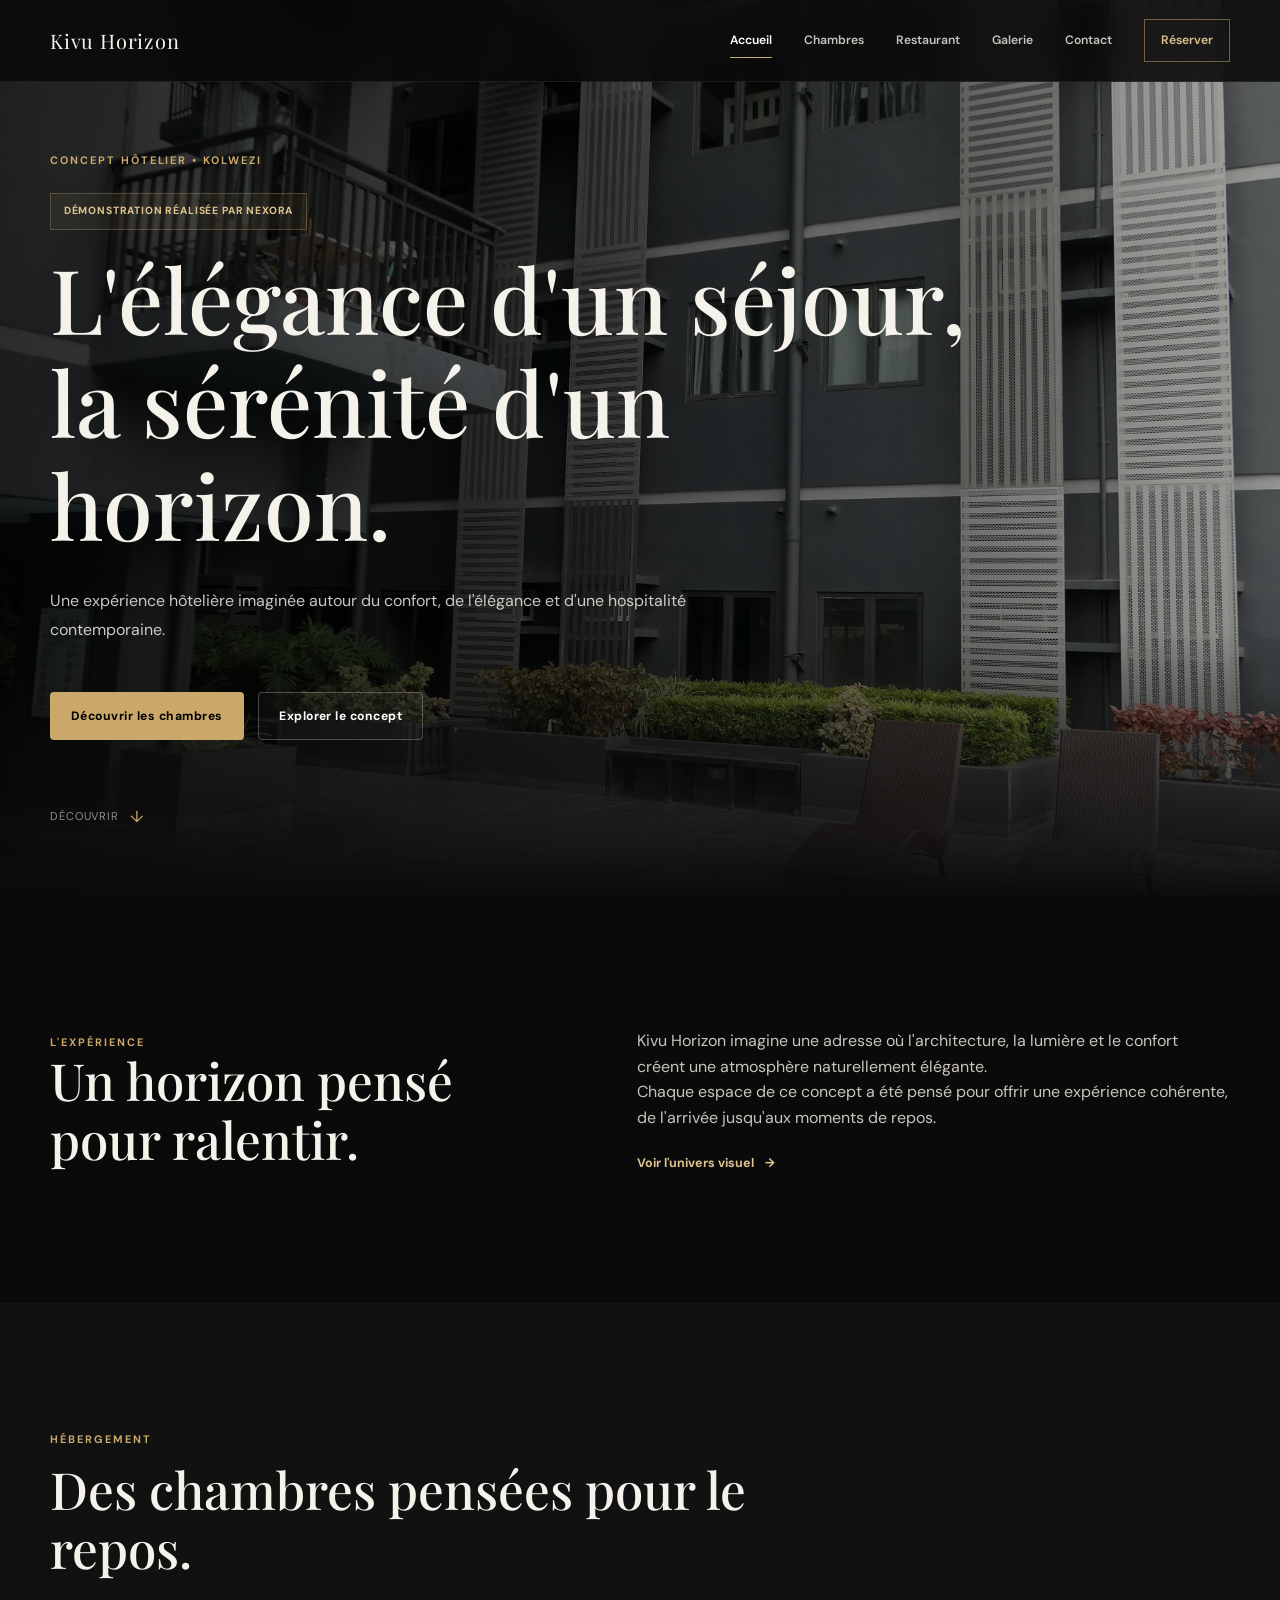
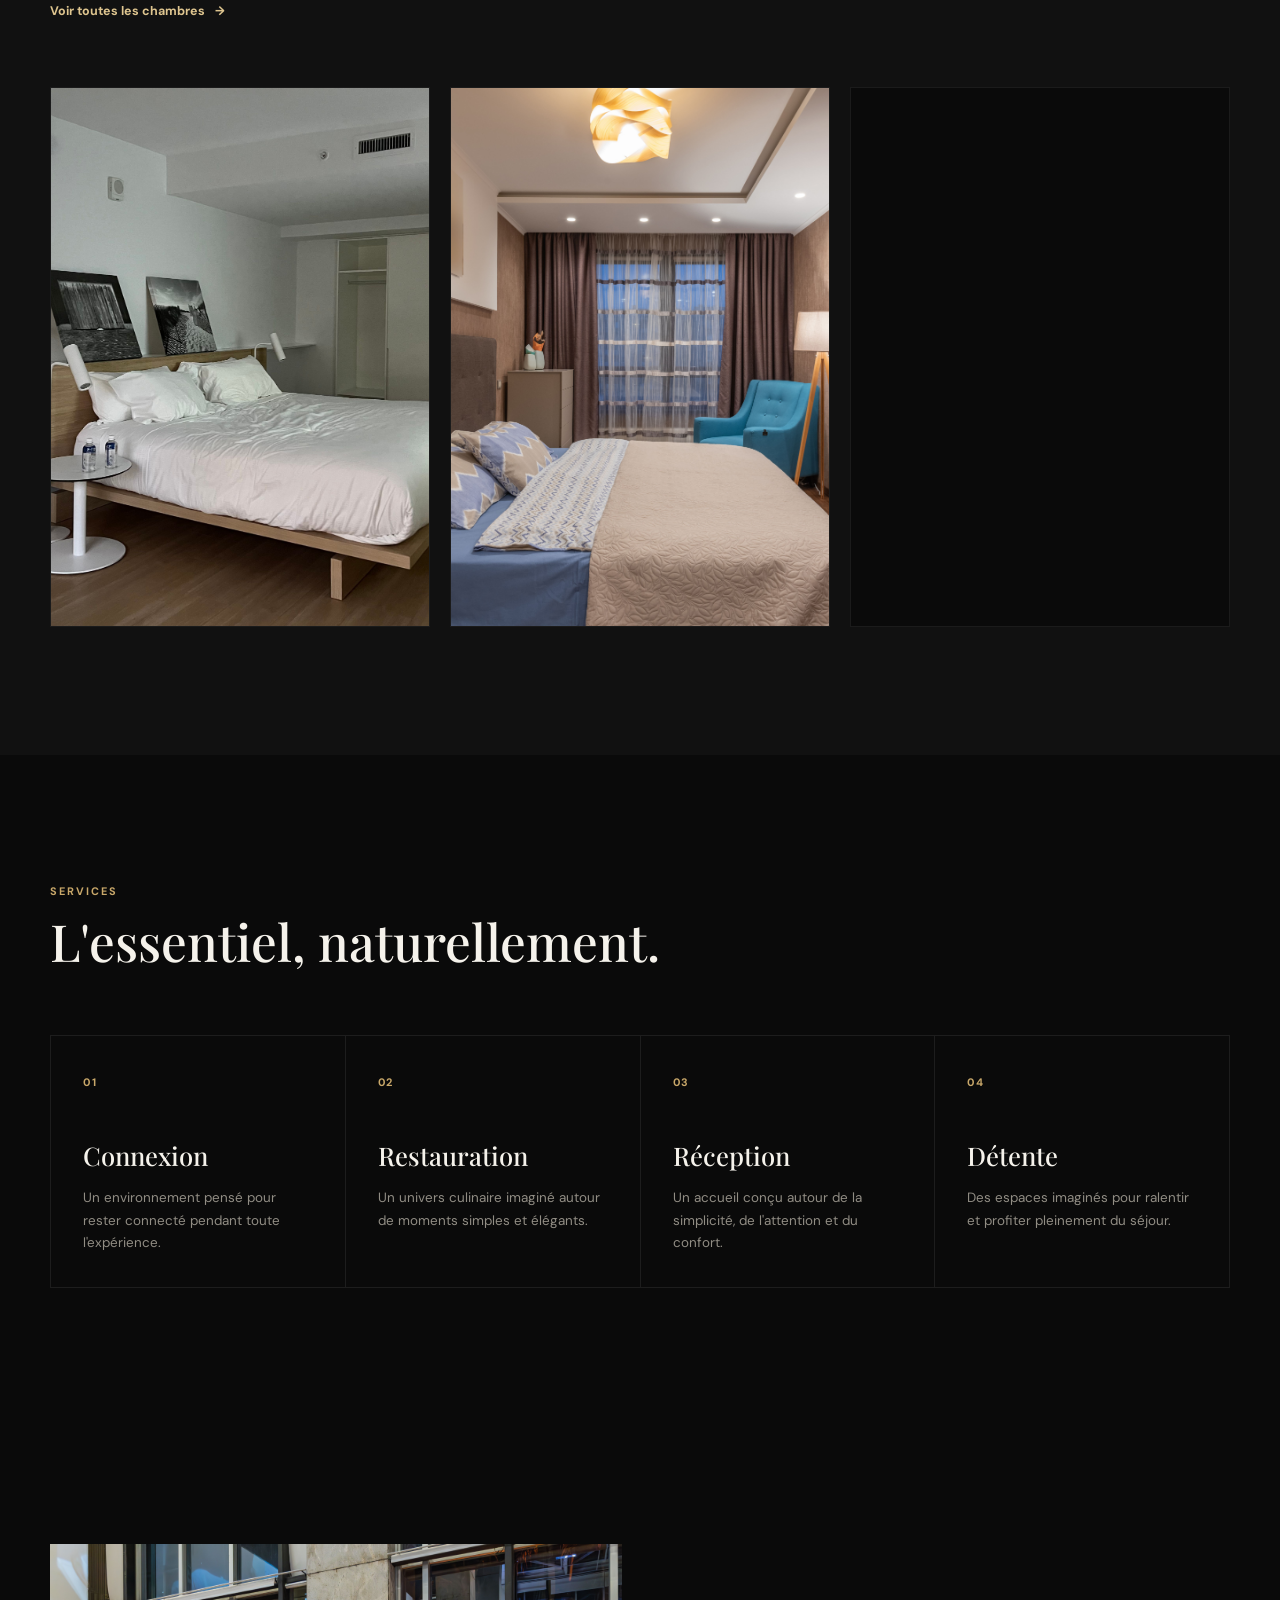
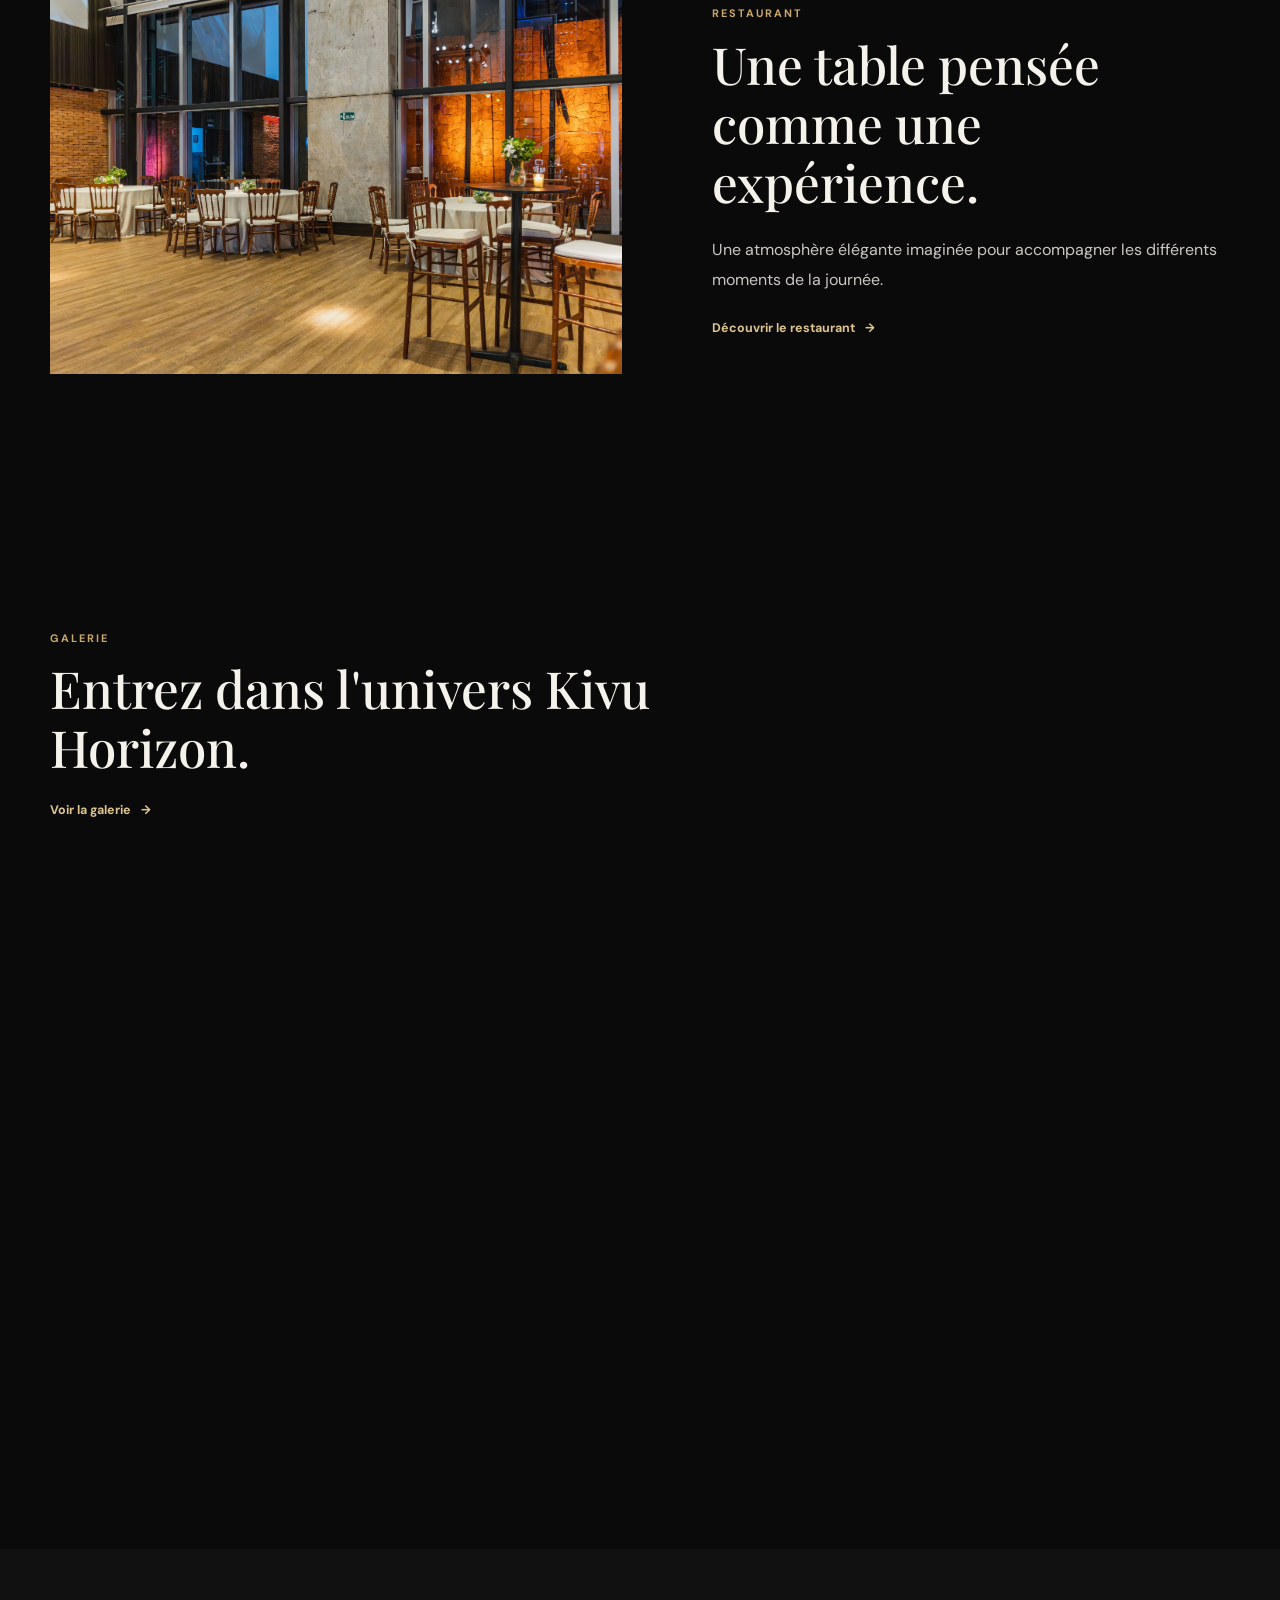
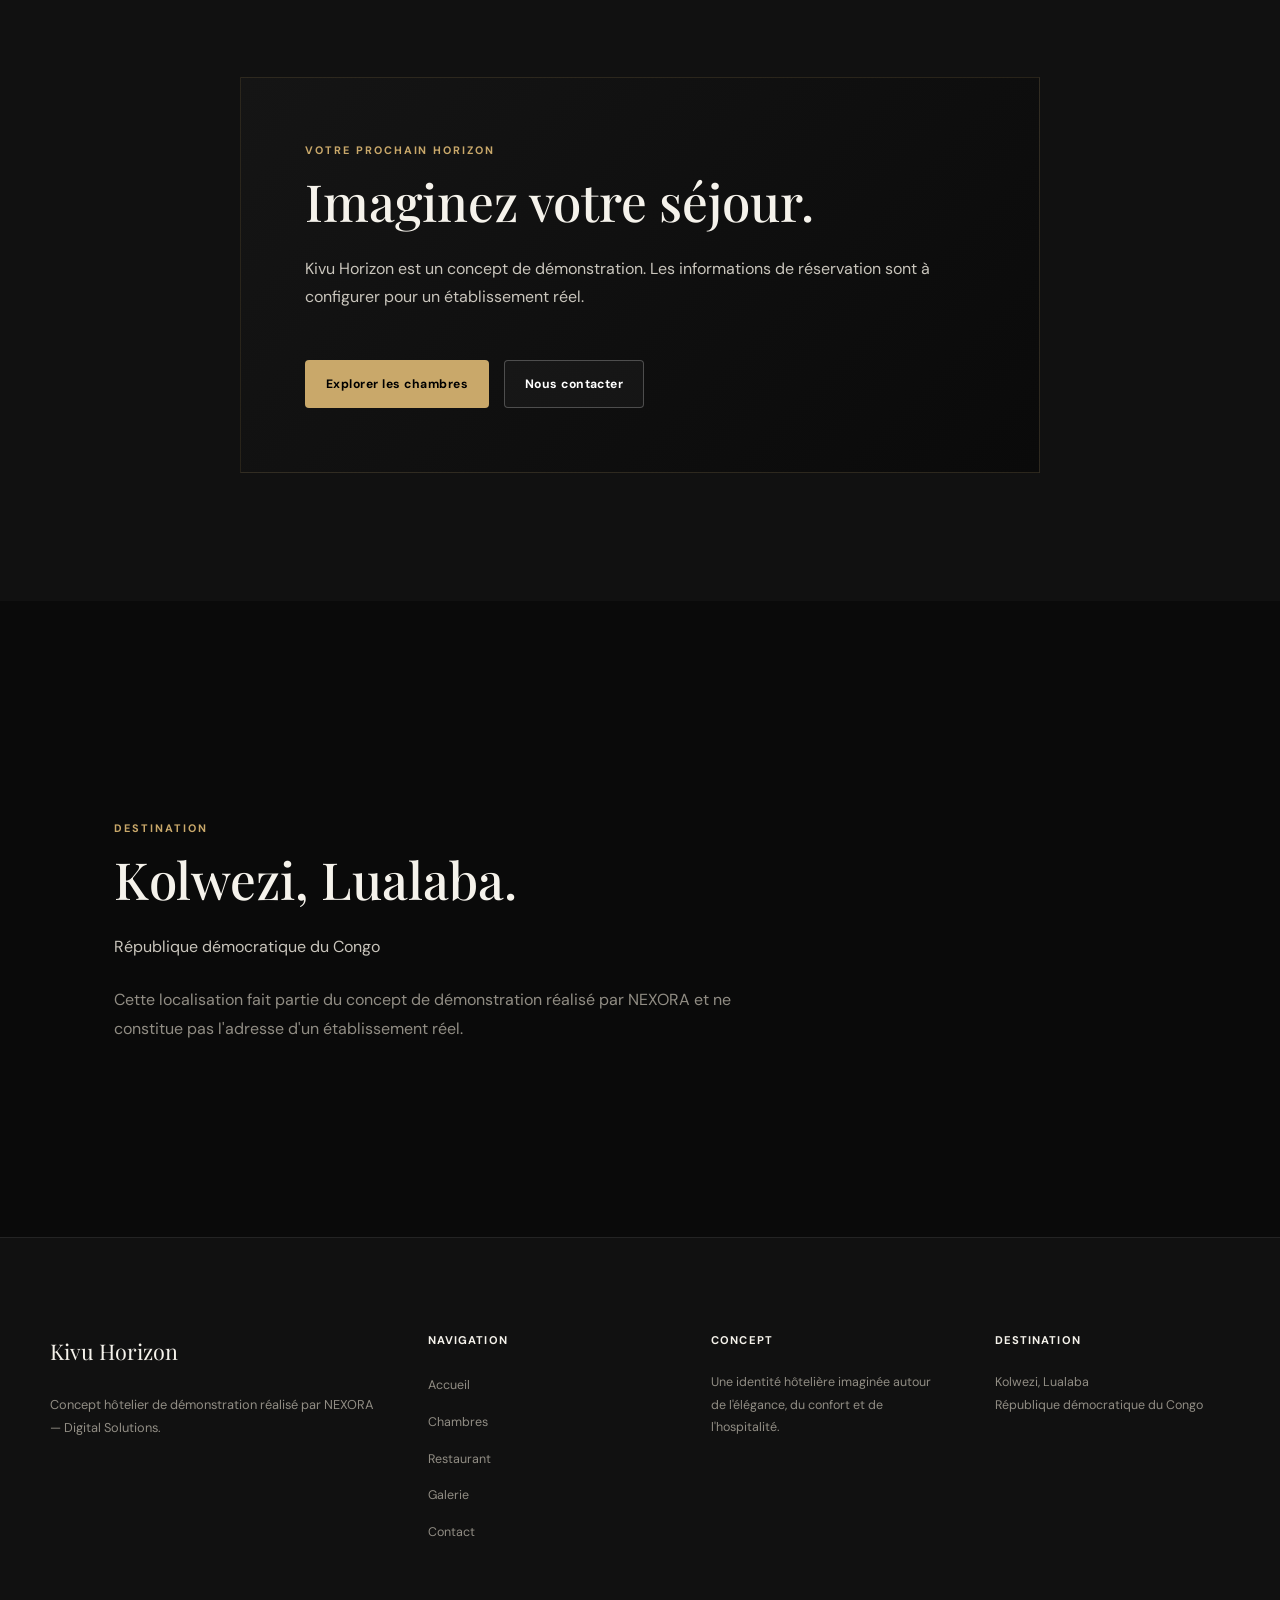
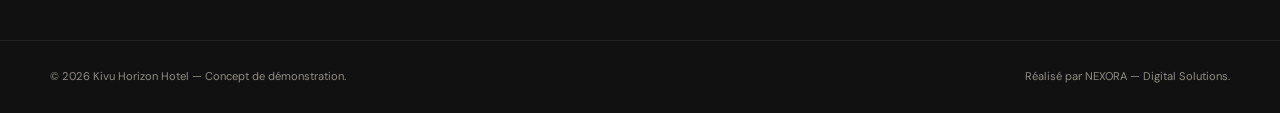
<file: index.html>
<!DOCTYPE html>
<html lang="fr">

<head>

  <meta charset="UTF-8">

  <meta
    name="viewport"
    content="width=device-width, initial-scale=1.0"
  >

  <meta
    name="description"
    content="Kivu Horizon Hotel — Concept hôtelier de démonstration imaginé par NEXORA à Kolwezi, Lualaba, République démocratique du Congo."
  >

  <meta
    name="robots"
    content="index, follow"
  >

  <meta
    name="author"
    content="NEXORA — Digital Solutions"
  >

  <meta
    name="theme-color"
    content="#0a0a0a"
  >

  <meta
    name="referrer"
    content="strict-origin-when-cross-origin"
  >


  <!-- =====================================================
       OPEN GRAPH
       ===================================================== -->

  <meta
    property="og:title"
    content="Kivu Horizon Hotel — Élégance & Hospitalité"
  >

  <meta
    property="og:description"
    content="Concept hôtelier de démonstration imaginé par NEXORA."
  >

  <meta
    property="og:type"
    content="website"
  >
<link
  rel="canonical"
  href="https://kivu-horizon-hotel.eliendala50.workers.dev/"
>

<meta
  property="og:url"
  content="https://kivu-horizon-hotel.eliendala50.workers.dev/"
>

<meta
  property="og:image"
  content="https://kivu-horizon-hotel.eliendala50.workers.dev/images/hero-hotel.jpg"
>

<meta
  name="twitter:image"
  content="https://kivu-horizon-hotel.eliendala50.workers.dev/images/hero-hotel.jpg"
>

  <!-- =====================================================
       TWITTER / X
       ===================================================== -->

  <meta
    name="twitter:card"
    content="summary_large_image"
  >

  <meta
    name="twitter:title"
    content="Kivu Horizon Hotel — Élégance & Hospitalité"
  >

  <meta
    name="twitter:description"
    content="Concept hôtelier de démonstration imaginé par NEXORA."
  >


  <!-- =====================================================
       ICÔNES
       ===================================================== -->

  <link
    rel="icon"
    href="favicon.ico"
    sizes="any"
  >

  <link
    rel="icon"
    type="image/png"
    sizes="192x192"
    href="icon-192.png"
  >

  <link
    rel="apple-touch-icon"
    href="apple-touch-icon.png"
  >


  <!-- =====================================================
       FONTS
       ===================================================== -->

  <link
    rel="preconnect"
    href="https://fonts.googleapis.com"
  >

  <link
    rel="preconnect"
    href="https://fonts.gstatic.com"
    crossorigin
  >

  <link
    href="https://fonts.googleapis.com/css2?family=DM+Sans:wght@400;500;600;700&family=Playfair+Display:wght@400;500;600&display=swap"
    rel="stylesheet"
  >


  <!-- =====================================================
       CSS
       ===================================================== -->

  <link
    rel="stylesheet"
    href="css/style.css"
  >


  <title>
    Kivu Horizon Hotel — Élégance & Hospitalité
  </title>


  <!-- =====================================================
       STRUCTURED DATA
       ===================================================== -->

  <script type="application/ld+json">
  {
    "@context": "https://schema.org",
    "@type": "WebSite",
    "name": "Kivu Horizon Hotel",
    "description": "Concept hôtelier de démonstration imaginé par NEXORA.",
    "inLanguage": "fr",
    "creator": {
      "@type": "Organization",
      "name": "NEXORA — Digital Solutions"
    }
  }
  </script>


  <!--
    KIVU HORIZON HOTEL

    Concept de démonstration réalisé par NEXORA.

    Les photographies utilisées sont des visuels
    d'illustration et ne représentent pas nécessairement
    un établissement réel.
  -->

</head>


<body>


  <!-- =====================================================
       ACCESSIBILITÉ
       ===================================================== -->

  <a
    class="skip-link"
    href="#contenu"
  >
    Aller au contenu
  </a>


  <!-- =====================================================
       HEADER
       ===================================================== -->

  <header class="site-header">

    <nav
      class="site-nav container"
      aria-label="Navigation principale"
    >


      <!-- Logo -->

      <a
        class="nav-logo"
        href="index.html"
        aria-label="Kivu Horizon Hotel — Accueil"
      >
        Kivu Horizon
      </a>


      <!-- Menu mobile -->

      <button
        class="menu-button"
        id="menuButton"
        type="button"
        aria-expanded="false"
        aria-controls="navLinks"
        aria-label="Ouvrir le menu"
      >

        <span></span>
        <span></span>

      </button>


      <!-- Navigation -->

      <div
        class="nav-links"
        id="navLinks"
      >

        <a
          href="index.html"
          aria-current="page"
        >
          Accueil
        </a>

        <a href="chambres.html">
          Chambres
        </a>

        <a href="restaurant.html">
          Restaurant
        </a>

        <a href="galerie.html">
          Galerie
        </a>

        <a href="contact.html">
          Contact
        </a>

        <a
          href="contact.html#reservation"
          class="nav-cta"
        >
          Réserver
        </a>

      </div>

    </nav>

  </header>


  <!-- =====================================================
       CONTENU PRINCIPAL
       ===================================================== -->

  <main id="contenu">


    <!-- ===================================================
         HERO
         =================================================== -->

    <section
      class="hero"
      aria-labelledby="hero-title"
    >

      <div class="hero-content container">

        <p class="eyebrow">
          Concept hôtelier • Kolwezi
        </p>


        <span class="concept-label">
          Démonstration réalisée par NEXORA
        </span>


        <h1 id="hero-title">
          L'élégance d'un séjour,
          la sérénité d'un horizon.
        </h1>


        <p class="hero-text">
          Une expérience hôtelière imaginée autour du confort,
          de l'élégance et d'une hospitalité contemporaine.
        </p>


        <div class="hero-actions">

          <a
            href="chambres.html"
            class="button button-primary"
          >
            Découvrir les chambres
          </a>


          <a
            href="#reservation"
            class="button button-secondary"
          >
            Explorer le concept
          </a>

        </div>


        <a
          class="hero-scroll"
          href="#presentation"
          aria-label="Découvrir la présentation"
        >
          Découvrir
        </a>

      </div>

    </section>


    <!-- ===================================================
         PRÉSENTATION
         =================================================== -->

    <section
      class="presentation section"
      id="presentation"
    >

      <div class="container presentation-grid">


        <div>

          <p class="eyebrow">
            L'expérience
          </p>

          <h2>
            Un horizon pensé
            pour ralentir.
          </h2>

        </div>


        <div>

          <p class="lead">
            Kivu Horizon imagine une adresse où l'architecture,
            la lumière et le confort créent une atmosphère
            naturellement élégante.
          </p>


          <p>
            Chaque espace de ce concept a été pensé pour offrir
            une expérience cohérente, de l'arrivée jusqu'aux
            moments de repos.
          </p>


          <a
            href="galerie.html"
            class="text-link"
          >
            Voir l'univers visuel
            <span aria-hidden="true">→</span>
          </a>

        </div>

      </div>

    </section>


    <!-- ===================================================
         CHAMBRES
         =================================================== -->

    <section
      class="rooms section"
      id="chambres"
    >

      <div class="container">


        <div class="section-heading">

          <p class="eyebrow">
            Hébergement
          </p>

          <h2>
            Des chambres pensées
            pour le repos.
          </h2>

          <a
            href="chambres.html"
            class="text-link"
          >
            Voir toutes les chambres
            <span aria-hidden="true">→</span>
          </a>

        </div>


        <div class="rooms-grid">


          <!-- Chambre Horizon -->

          <article class="room-card">

            <a
              href="chambres.html#suite-horizon"
              class="room-card-image"
              aria-label="Découvrir la Chambre Horizon"
            >

              <img
                src="images/chambre-horizon.jpg"
                alt="Intérieur de la Chambre Horizon du concept Kivu Horizon Hotel"
                width="7271"
                height="4853"
                loading="lazy"
                decoding="async"
              >

            </a>


            <div class="room-card-content">

              <p class="eyebrow">
                01 • Suite
              </p>

              <h3>
                Chambre Horizon
              </h3>

              <p>
                Un espace imaginé pour une expérience
                plus spacieuse et plus raffinée.
              </p>

              <a
                href="chambres.html#suite-horizon"
                class="text-link"
              >
                Découvrir
                <span aria-hidden="true">→</span>
              </a>

            </div>

          </article>


          <!-- Chambre Deluxe -->

          <article class="room-card">

            <a
              href="chambres.html#chambre-deluxe"
              class="room-card-image"
              aria-label="Découvrir la Chambre Deluxe"
            >

              <img
                src="images/chambre-deluxe.jpg"
                alt="Intérieur de la Chambre Deluxe du concept Kivu Horizon Hotel"
                width="7952"
                height="5304"
                loading="lazy"
                decoding="async"
              >

            </a>


            <div class="room-card-content">

              <p class="eyebrow">
                02 • Chambre
              </p>

              <h3>
                Chambre Deluxe
              </h3>

              <p>
                Une atmosphère contemporaine associant
                lignes sobres et confort.
              </p>

              <a
                href="chambres.html#chambre-deluxe"
                class="text-link"
              >
                Découvrir
                <span aria-hidden="true">→</span>
              </a>

            </div>

          </article>


          <!-- Chambre Confort -->

          <article class="room-card">

            <a
              href="chambres.html#chambre-confort"
              class="room-card-image"
              aria-label="Découvrir la Chambre Confort"
            >

              <img
                src="images/chambre-confort.jpg"
                alt="Intérieur de la Chambre Confort du concept Kivu Horizon Hotel"
                width="2500"
                height="1667"
                loading="lazy"
                decoding="async"
              >

            </a>


            <div class="room-card-content">

              <p class="eyebrow">
                03 • Chambre
              </p>

              <h3>
                Chambre Confort
              </h3>

              <p>
                Une chambre imaginée autour d'une ambiance
                chaleureuse et fonctionnelle.
              </p>

              <a
                href="chambres.html#chambre-confort"
                class="text-link"
              >
                Découvrir
                <span aria-hidden="true">→</span>
              </a>

            </div>

          </article>

        </div>

      </div>

    </section>


    <!-- ===================================================
         SERVICES
         =================================================== -->

    <section
      class="services section"
      id="services"
    >

      <div class="container">


        <div class="section-heading">

          <p class="eyebrow">
            Services
          </p>

          <h2>
            L'essentiel,
            naturellement.
          </h2>

        </div>


        <div class="services-grid">


          <article class="service-card">

            <span class="service-number">
              01
            </span>

            <h3>
              Connexion
            </h3>

            <p>
              Un environnement pensé pour rester connecté
              pendant toute l'expérience.
            </p>

          </article>


          <article class="service-card">

            <span class="service-number">
              02
            </span>

            <h3>
              Restauration
            </h3>

            <p>
              Un univers culinaire imaginé autour
              de moments simples et élégants.
            </p>

          </article>


          <article class="service-card">

            <span class="service-number">
              03
            </span>

            <h3>
              Réception
            </h3>

            <p>
              Un accueil conçu autour de la simplicité,
              de l'attention et du confort.
            </p>

          </article>


          <article class="service-card">

            <span class="service-number">
              04
            </span>

            <h3>
              Détente
            </h3>

            <p>
              Des espaces imaginés pour ralentir
              et profiter pleinement du séjour.
            </p>

          </article>

        </div>

      </div>

    </section>


    <!-- ===================================================
         RESTAURANT
         =================================================== -->

    <section class="restaurant section">

      <div class="container restaurant-grid">


        <figure class="restaurant-image">

          <img
            src="images/restaurant-hotel.jpg"
            alt="Espace de restauration du concept Kivu Horizon Hotel"
            width="1200"
            height="800"
            loading="lazy"
            decoding="async"
          >

        </figure>


        <div class="restaurant-content">

          <p class="eyebrow">
            Restaurant
          </p>

          <h2>
            Une table pensée
            comme une expérience.
          </h2>

          <p class="hero-text">
            Une atmosphère élégante imaginée pour accompagner
            les différents moments de la journée.
          </p>

          <a
            href="restaurant.html"
            class="text-link"
          >
            Découvrir le restaurant
            <span aria-hidden="true">→</span>
          </a>

        </div>

      </div>

    </section>


    <!-- ===================================================
         GALERIE
         =================================================== -->

    <section class="gallery-preview section">

      <div class="container">


        <div class="section-heading">

          <p class="eyebrow">
            Galerie
          </p>

          <h2>
            Entrez dans l'univers
            Kivu Horizon.
          </h2>

          <a
            href="galerie.html"
            class="text-link"
          >
            Voir la galerie
            <span aria-hidden="true">→</span>
          </a>

        </div>


        <div class="gallery-preview-grid">


          <a
            href="galerie.html"
            class="gallery-preview-item"
            aria-label="Voir la vue extérieure"
          >

            <img
              src="images/hotel-exterieur.jpg"
              alt="Vue extérieure du concept Kivu Horizon Hotel"
              width="1200"
              height="800"
              loading="lazy"
              decoding="async"
            >

          </a>


          <a
            href="galerie.html"
            class="gallery-preview-item"
            aria-label="Voir le lobby"
          >

            <img
              src="images/lobby-hotel.jpg"
              alt="Hall du concept Kivu Horizon Hotel"
              width="800"
              height="800"
              loading="lazy"
              decoding="async"
            >

          </a>


          <a
            href="galerie.html"
            class="gallery-preview-item"
            aria-label="Voir l'espace détente"
          >

            <img
              src="images/espace-detente.jpg"
              alt="Espace de détente du concept Kivu Horizon Hotel"
              width="800"
              height="800"
              loading="lazy"
              decoding="async"
            >

          </a>

        </div>

      </div>

    </section>


    <!-- ===================================================
         RÉSERVATION
         =================================================== -->

    <section
      class="reservation section"
      id="reservation"
    >

      <div class="container reservation-content">

        <p class="eyebrow">
          Votre prochain horizon
        </p>

        <h2>
          Imaginez votre séjour.
        </h2>

        <p>
          Kivu Horizon est un concept de démonstration.
          Les informations de réservation sont à configurer
          pour un établissement réel.
        </p>


        <div class="reservation-actions">

          <a
            href="chambres.html"
            class="button button-primary"
          >
            Explorer les chambres
          </a>

          <a
            href="contact.html"
            class="button button-secondary"
          >
            Nous contacter
          </a>

        </div>

      </div>

    </section>


    <!-- ===================================================
         LOCALISATION
         =================================================== -->

    <section class="location section">

      <div class="container location-content">

        <p class="eyebrow">
          Destination
        </p>

        <h2>
          Kolwezi,
          Lualaba.
        </h2>

        <p class="lead">
          République démocratique du Congo
        </p>

        <p>
          Cette localisation fait partie du concept de
          démonstration réalisé par NEXORA et ne constitue
          pas l'adresse d'un établissement réel.
        </p>

      </div>

    </section>

  </main>


  <!-- =====================================================
       FOOTER
       ===================================================== -->

  <footer class="site-footer">


    <div class="container footer-container">


      <!-- Identité -->

      <div class="footer-brand">

        <a
          href="index.html"
          class="footer-logo"
          aria-label="Kivu Horizon Hotel — Accueil"
        >
          Kivu Horizon
        </a>

        <p>
          Concept hôtelier de démonstration réalisé par
          NEXORA — Digital Solutions.
        </p>

      </div>


      <!-- Navigation -->

      <div class="footer-column">

        <h2>
          Navigation
        </h2>

        <ul>

          <li>
            <a href="index.html">
              Accueil
            </a>
          </li>

          <li>
            <a href="chambres.html">
              Chambres
            </a>
          </li>

          <li>
            <a href="restaurant.html">
              Restaurant
            </a>
          </li>

          <li>
            <a href="galerie.html">
              Galerie
            </a>
          </li>

          <li>
            <a href="contact.html">
              Contact
            </a>
          </li>

        </ul>

      </div>


      <!-- Concept -->

      <div class="footer-column">

        <h2>
          Concept
        </h2>

        <p>
          Une identité hôtelière imaginée autour
          de l'élégance, du confort et de l'hospitalité.
        </p>

      </div>


      <!-- Localisation -->

      <div class="footer-column">

        <h2>
          Destination
        </h2>

        <p>
          Kolwezi, Lualaba<br>
          République démocratique du Congo
        </p>

      </div>

    </div>


    <!-- Bas du footer -->

    <div class="footer-bottom">

      <div class="container">

        <p>
          © 2026 Kivu Horizon Hotel — Concept de démonstration.
        </p>

        <p>
          Réalisé par NEXORA — Digital Solutions.
        </p>

      </div>

    </div>

  </footer>


  <!-- =====================================================
       JAVASCRIPT
       ===================================================== -->

  <script
    src="js/script.js"
    defer
  ></script>

</body>

</html>
</file>
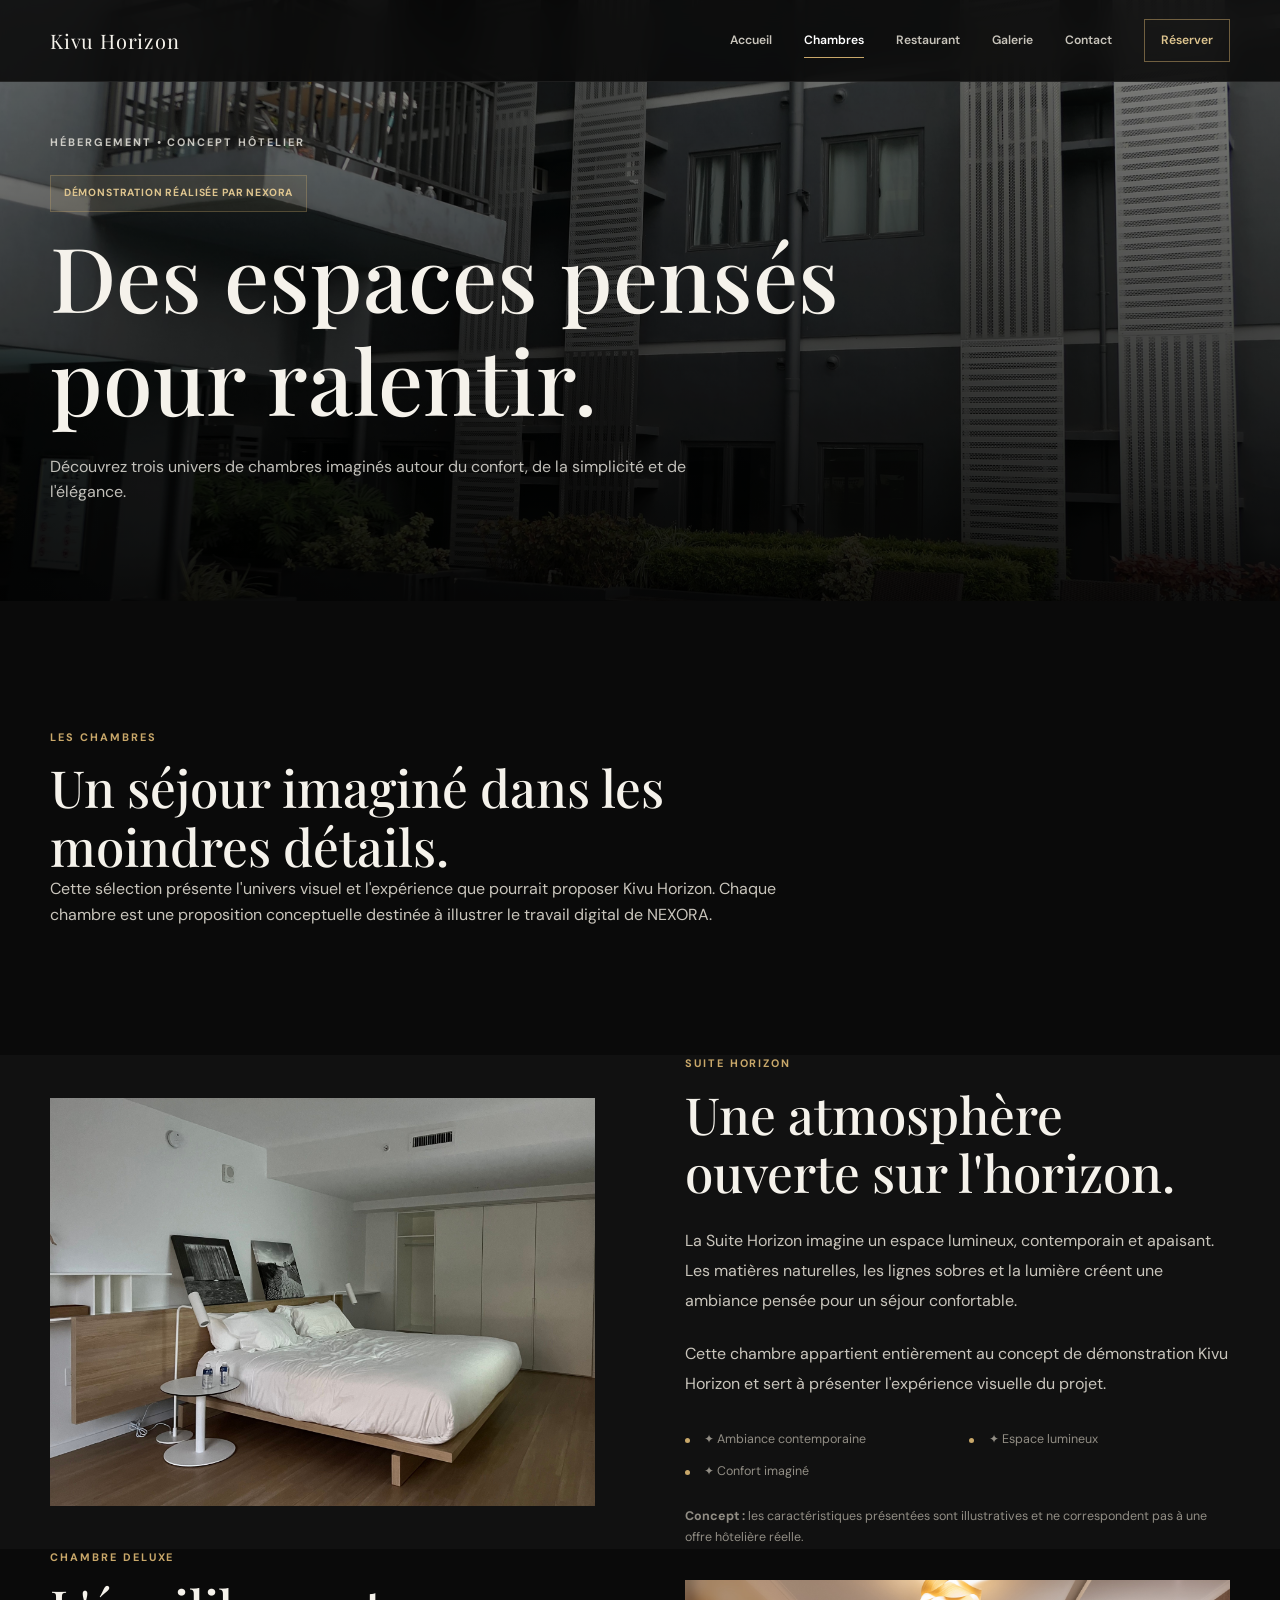
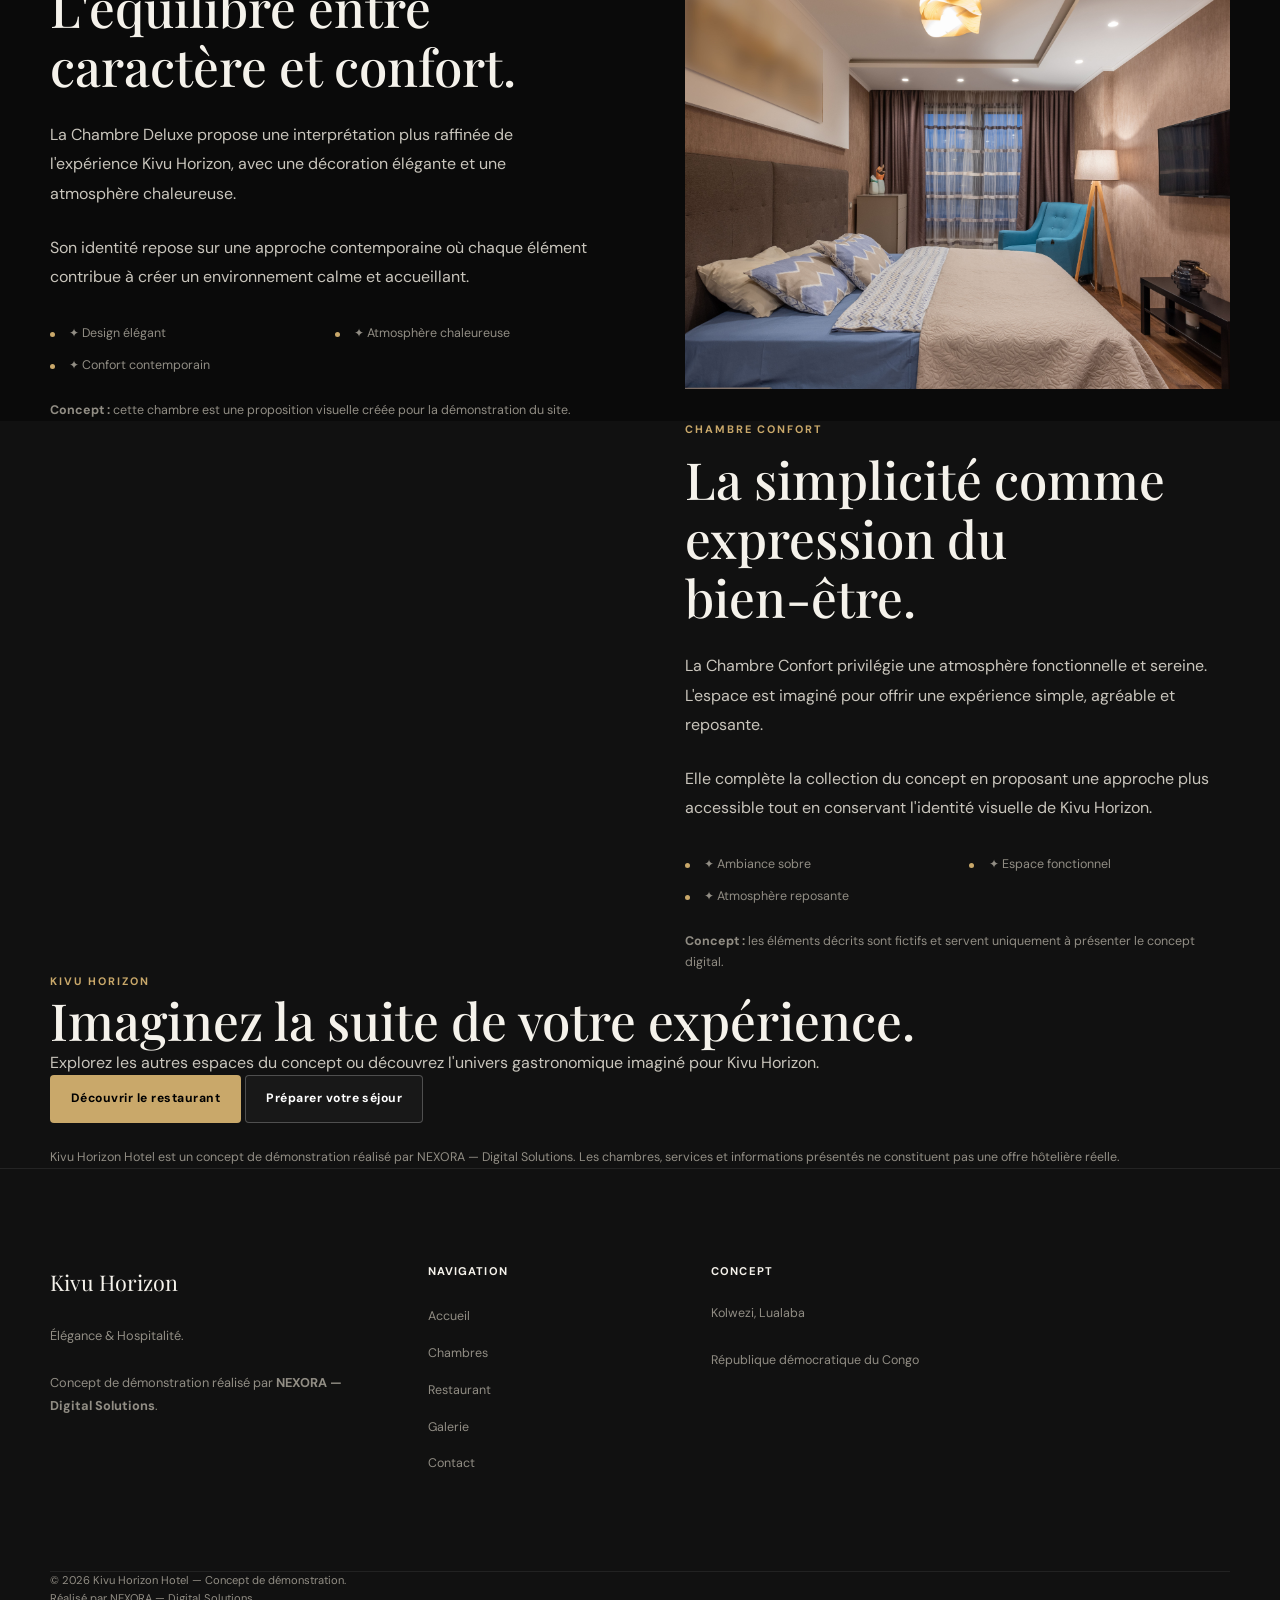
<file: chambres.html>
<!DOCTYPE html>
<html lang="fr">

<head>

  <meta charset="UTF-8">

  <meta
    name="viewport"
    content="width=device-width, initial-scale=1.0"
  >

  <meta
    name="description"
    content="Découvrez les chambres du concept Kivu Horizon Hotel : Horizon, Deluxe et Confort. Une présentation de démonstration réalisée par NEXORA."
  >

  <meta
    name="robots"
    content="index, follow"
  >

  <meta
    name="author"
    content="NEXORA — Digital Solutions"
  >

  <meta
    name="theme-color"
    content="#0a0a0a"
  >

  <meta
    name="referrer"
    content="strict-origin-when-cross-origin"
  >

  <!-- SEO / URL -->
  <link
    rel="canonical"
    href="https://kivu-horizon-hotel.eliendala50.workers.dev/chambres.html"
  >

  <!-- Open Graph -->
  <meta
    property="og:title"
    content="Chambres — Kivu Horizon Hotel"
  >

  <meta
    property="og:description"
    content="Découvrez les trois univers de chambres imaginés pour le concept Kivu Horizon Hotel."
  >

  <meta
    property="og:type"
    content="website"
  >

  <meta
    property="og:url"
    content="https://kivu-horizon-hotel.eliendala50.workers.dev/chambres.html"
  >

  <meta
    property="og:image"
    content="https://kivu-horizon-hotel.eliendala50.workers.dev/images/chambre-horizon.jpg"
  >

  <meta
    property="og:locale"
    content="fr_FR"
  >

  <!-- Twitter -->
  <meta
    name="twitter:card"
    content="summary_large_image"
  >

  <meta
    name="twitter:title"
    content="Chambres — Kivu Horizon Hotel"
  >

  <meta
    name="twitter:description"
    content="Découvrez les chambres du concept Kivu Horizon Hotel."
  >

  <meta
    name="twitter:image"
    content="https://kivu-horizon-hotel.eliendala50.workers.dev/images/chambre-horizon.jpg"
  >

  <title>
    Chambres — Kivu Horizon Hotel | Élégance & Hospitalité
  </title>

  <!-- Favicon -->
  <link
    rel="icon"
    href="favicon.ico"
    sizes="any"
  >

  <link
    rel="icon"
    type="image/png"
    sizes="192x192"
    href="icon-192.png"
  >

  <link
    rel="apple-touch-icon"
    href="apple-touch-icon.png"
  >

  <!-- Google Fonts -->
  <link
    rel="preconnect"
    href="https://fonts.googleapis.com"
  >

  <link
    rel="preconnect"
    href="https://fonts.gstatic.com"
    crossorigin
  >

  <link
    href="https://fonts.googleapis.com/css2?family=DM+Sans:wght@400;500;600;700&family=Playfair+Display:wght@500;600;700&display=swap"
    rel="stylesheet"
  >

  <!-- Styles -->
  <link
    rel="stylesheet"
    href="css/style.css"
  >

  <!-- Données structurées -->
  <script type="application/ld+json">
  {
    "@context": "https://schema.org",
    "@type": "WebSite",
    "name": "Kivu Horizon Hotel",
    "description": "Concept hôtelier de démonstration imaginé par NEXORA.",
    "url": "https://kivu-horizon-hotel.eliendala50.workers.dev/chambres.html",
    "inLanguage": "fr",
    "creator": {
      "@type": "Organization",
      "name": "NEXORA — Digital Solutions"
    }
  }
  </script>

</head>

<body>

  <!-- =========================
       SKIP LINK
  ========================== -->

  <a
    class="skip-link"
    href="#contenu"
  >
    Aller au contenu
  </a>


  <!-- =========================
       HEADER
  ========================== -->

  <header class="site-header">

    <nav
      class="site-nav container"
      aria-label="Navigation principale"
    >

      <a
        class="nav-logo"
        href="index.html"
        aria-label="Kivu Horizon Hotel — Accueil"
      >
        Kivu Horizon
      </a>


      <button
        class="menu-button"
        id="menuButton"
        type="button"
        aria-label="Ouvrir le menu"
        aria-expanded="false"
        aria-controls="navLinks"
      >

        <span></span>
        <span></span>

      </button>


      <div
        class="nav-links"
        id="navLinks"
      >

        <a href="index.html">
          Accueil
        </a>

        <a
          href="chambres.html"
          aria-current="page"
        >
          Chambres
        </a>

        <a href="restaurant.html">
          Restaurant
        </a>

        <a href="galerie.html">
          Galerie
        </a>

        <a href="contact.html">
          Contact
        </a>

        <a
          class="nav-cta"
          href="contact.html#reservation"
        >
          Réserver
        </a>

      </div>

    </nav>

  </header>


  <!-- =========================
       MAIN
  ========================== -->

  <main id="contenu">


    <!-- =========================
         PAGE HERO
    ========================== -->

    <section
      class="page-hero"
      aria-labelledby="page-title"
    >

      <div class="page-hero-overlay"></div>

      <div class="container page-hero-content">

        <p class="eyebrow">
          Hébergement • Concept hôtelier
        </p>

        <span class="concept-label">
          Démonstration réalisée par NEXORA
        </span>

        <h1 id="page-title">
          Des espaces pensés pour ralentir.
        </h1>

        <p class="page-hero-lead">
          Découvrez trois univers de chambres imaginés autour
          du confort, de la simplicité et de l'élégance.
        </p>

      </div>

    </section>


    <!-- =========================
         INTRODUCTION
    ========================== -->

    <section
      class="rooms-introduction section"
      aria-labelledby="rooms-introduction-title"
    >

      <div class="container">

        <div class="section-heading">

          <p class="eyebrow">
            Les chambres
          </p>

          <h2 id="rooms-introduction-title">
            Un séjour imaginé dans les moindres détails.
          </h2>

          <p class="lead">
            Cette sélection présente l'univers visuel et
            l'expérience que pourrait proposer Kivu Horizon.
            Chaque chambre est une proposition conceptuelle
            destinée à illustrer le travail digital de NEXORA.
          </p>

        </div>

      </div>

    </section>


    <!-- =========================
         CHAMBRE HORIZON
    ========================== -->

    <section
      class="room-detail"
      id="suite-horizon"
      aria-labelledby="suite-horizon-title"
    >

      <div class="container room-detail-grid">

        <div class="room-detail-image">

          <img
            src="images/chambre-horizon.jpg"
            alt="Intérieur de la suite Horizon du concept Kivu Horizon Hotel"
            width="7271"
            height="4853"
            loading="lazy"
            decoding="async"
          >

        </div>


        <div class="room-detail-content">

          <p class="eyebrow">
            Suite Horizon
          </p>

          <h2 id="suite-horizon-title">
            Une atmosphère ouverte sur l'horizon.
          </h2>

          <p>
            La Suite Horizon imagine un espace lumineux,
            contemporain et apaisant. Les matières naturelles,
            les lignes sobres et la lumière créent une ambiance
            pensée pour un séjour confortable.
          </p>

          <p>
            Cette chambre appartient entièrement au concept
            de démonstration Kivu Horizon et sert à présenter
            l'expérience visuelle du projet.
          </p>

          <ul class="room-features">

            <li class="room-feature">
              <span aria-hidden="true">✦</span>
              <span>Ambiance contemporaine</span>
            </li>

            <li class="room-feature">
              <span aria-hidden="true">✦</span>
              <span>Espace lumineux</span>
            </li>

            <li class="room-feature">
              <span aria-hidden="true">✦</span>
              <span>Confort imaginé</span>
            </li>

          </ul>

          <p class="concept-note">
            <strong>Concept :</strong>
            les caractéristiques présentées sont illustratives
            et ne correspondent pas à une offre hôtelière réelle.
          </p>

        </div>

      </div>

    </section>


    <!-- =========================
         CHAMBRE DELUXE
    ========================== -->

    <section
      class="room-detail room-detail-reverse"
      id="chambre-deluxe"
      aria-labelledby="chambre-deluxe-title"
    >

      <div class="container room-detail-grid">

        <div class="room-detail-image">

          <img
            src="images/chambre-deluxe.jpg"
            alt="Intérieur de la chambre Deluxe du concept Kivu Horizon Hotel"
            width="7952"
            height="5304"
            loading="lazy"
            decoding="async"
          >

        </div>


        <div class="room-detail-content">

          <p class="eyebrow">
            Chambre Deluxe
          </p>

          <h2 id="chambre-deluxe-title">
            L'équilibre entre caractère et confort.
          </h2>

          <p>
            La Chambre Deluxe propose une interprétation plus
            raffinée de l'expérience Kivu Horizon, avec une
            décoration élégante et une atmosphère chaleureuse.
          </p>

          <p>
            Son identité repose sur une approche contemporaine
            où chaque élément contribue à créer un environnement
            calme et accueillant.
          </p>

          <ul class="room-features">

            <li class="room-feature">
              <span aria-hidden="true">✦</span>
              <span>Design élégant</span>
            </li>

            <li class="room-feature">
              <span aria-hidden="true">✦</span>
              <span>Atmosphère chaleureuse</span>
            </li>

            <li class="room-feature">
              <span aria-hidden="true">✦</span>
              <span>Confort contemporain</span>
            </li>

          </ul>

          <p class="concept-note">
            <strong>Concept :</strong>
            cette chambre est une proposition visuelle créée
            pour la démonstration du site.
          </p>

        </div>

      </div>

    </section>


    <!-- =========================
         CHAMBRE CONFORT
    ========================== -->

    <section
      class="room-detail"
      id="chambre-confort"
      aria-labelledby="chambre-confort-title"
    >

      <div class="container room-detail-grid">

        <div class="room-detail-image">

          <img
            src="images/chambre-confort.jpg"
            alt="Intérieur de la chambre Confort du concept Kivu Horizon Hotel"
            width="2500"
            height="1667"
            loading="lazy"
            decoding="async"
          >

        </div>


        <div class="room-detail-content">

          <p class="eyebrow">
            Chambre Confort
          </p>

          <h2 id="chambre-confort-title">
            La simplicité comme expression du bien-être.
          </h2>

          <p>
            La Chambre Confort privilégie une atmosphère
            fonctionnelle et sereine. L'espace est imaginé pour
            offrir une expérience simple, agréable et reposante.
          </p>

          <p>
            Elle complète la collection du concept en proposant
            une approche plus accessible tout en conservant
            l'identité visuelle de Kivu Horizon.
          </p>

          <ul class="room-features">

            <li class="room-feature">
              <span aria-hidden="true">✦</span>
              <span>Ambiance sobre</span>
            </li>

            <li class="room-feature">
              <span aria-hidden="true">✦</span>
              <span>Espace fonctionnel</span>
            </li>

            <li class="room-feature">
              <span aria-hidden="true">✦</span>
              <span>Atmosphère reposante</span>
            </li>

          </ul>

          <p class="concept-note">
            <strong>Concept :</strong>
            les éléments décrits sont fictifs et servent
            uniquement à présenter le concept digital.
          </p>

        </div>

      </div>

    </section>


    <!-- =========================
         CTA
    ========================== -->

    <section
      class="room-cta"
      aria-labelledby="room-cta-title"
    >

      <div class="container room-cta-content">

        <p class="eyebrow">
          Kivu Horizon
        </p>

        <h2 id="room-cta-title">
          Imaginez la suite de votre expérience.
        </h2>

        <p>
          Explorez les autres espaces du concept ou découvrez
          l'univers gastronomique imaginé pour Kivu Horizon.
        </p>

        <div class="room-cta-actions">

          <a
            class="button button-primary"
            href="restaurant.html"
          >
            Découvrir le restaurant
          </a>

          <a
            class="button button-secondary"
            href="contact.html#reservation"
          >
            Préparer votre séjour
          </a>

        </div>

        <p class="concept-note">
          Kivu Horizon Hotel est un concept de démonstration
          réalisé par NEXORA — Digital Solutions. Les chambres,
          services et informations présentés ne constituent pas
          une offre hôtelière réelle.
        </p>

      </div>

    </section>

  </main>


  <!-- =========================
       FOOTER
  ========================== -->

  <footer class="site-footer">

    <div class="container footer-container">

      <div class="footer-brand">

        <a
          class="footer-logo"
          href="index.html"
          aria-label="Kivu Horizon Hotel — Accueil"
        >
          Kivu Horizon
        </a>

        <p>
          Élégance & Hospitalité.
        </p>

        <p class="footer-concept">
          Concept de démonstration réalisé par
          <strong>NEXORA — Digital Solutions</strong>.
        </p>

      </div>


      <div class="footer-column">

        <h3>
          Navigation
        </h3>

        <ul>

          <li>
            <a href="index.html">
              Accueil
            </a>
          </li>

          <li>
            <a href="chambres.html">
              Chambres
            </a>
          </li>

          <li>
            <a href="restaurant.html">
              Restaurant
            </a>
          </li>

          <li>
            <a href="galerie.html">
              Galerie
            </a>
          </li>

          <li>
            <a href="contact.html">
              Contact
            </a>
          </li>

        </ul>

      </div>


      <div class="footer-column">

        <h3>
          Concept
        </h3>

        <p>
          Kolwezi, Lualaba
        </p>

        <p>
          République démocratique du Congo
        </p>

      </div>

    </div>


    <div class="container footer-bottom">

      <p>
        © 2026 Kivu Horizon Hotel — Concept de démonstration.
      </p>

      <p>
        Réalisé par NEXORA — Digital Solutions.
      </p>

    </div>

  </footer>


  <!-- =========================
       JAVASCRIPT
  ========================== -->

  <script
    src="js/script.js"
    defer
  ></script>

</body>

</html>
</file>
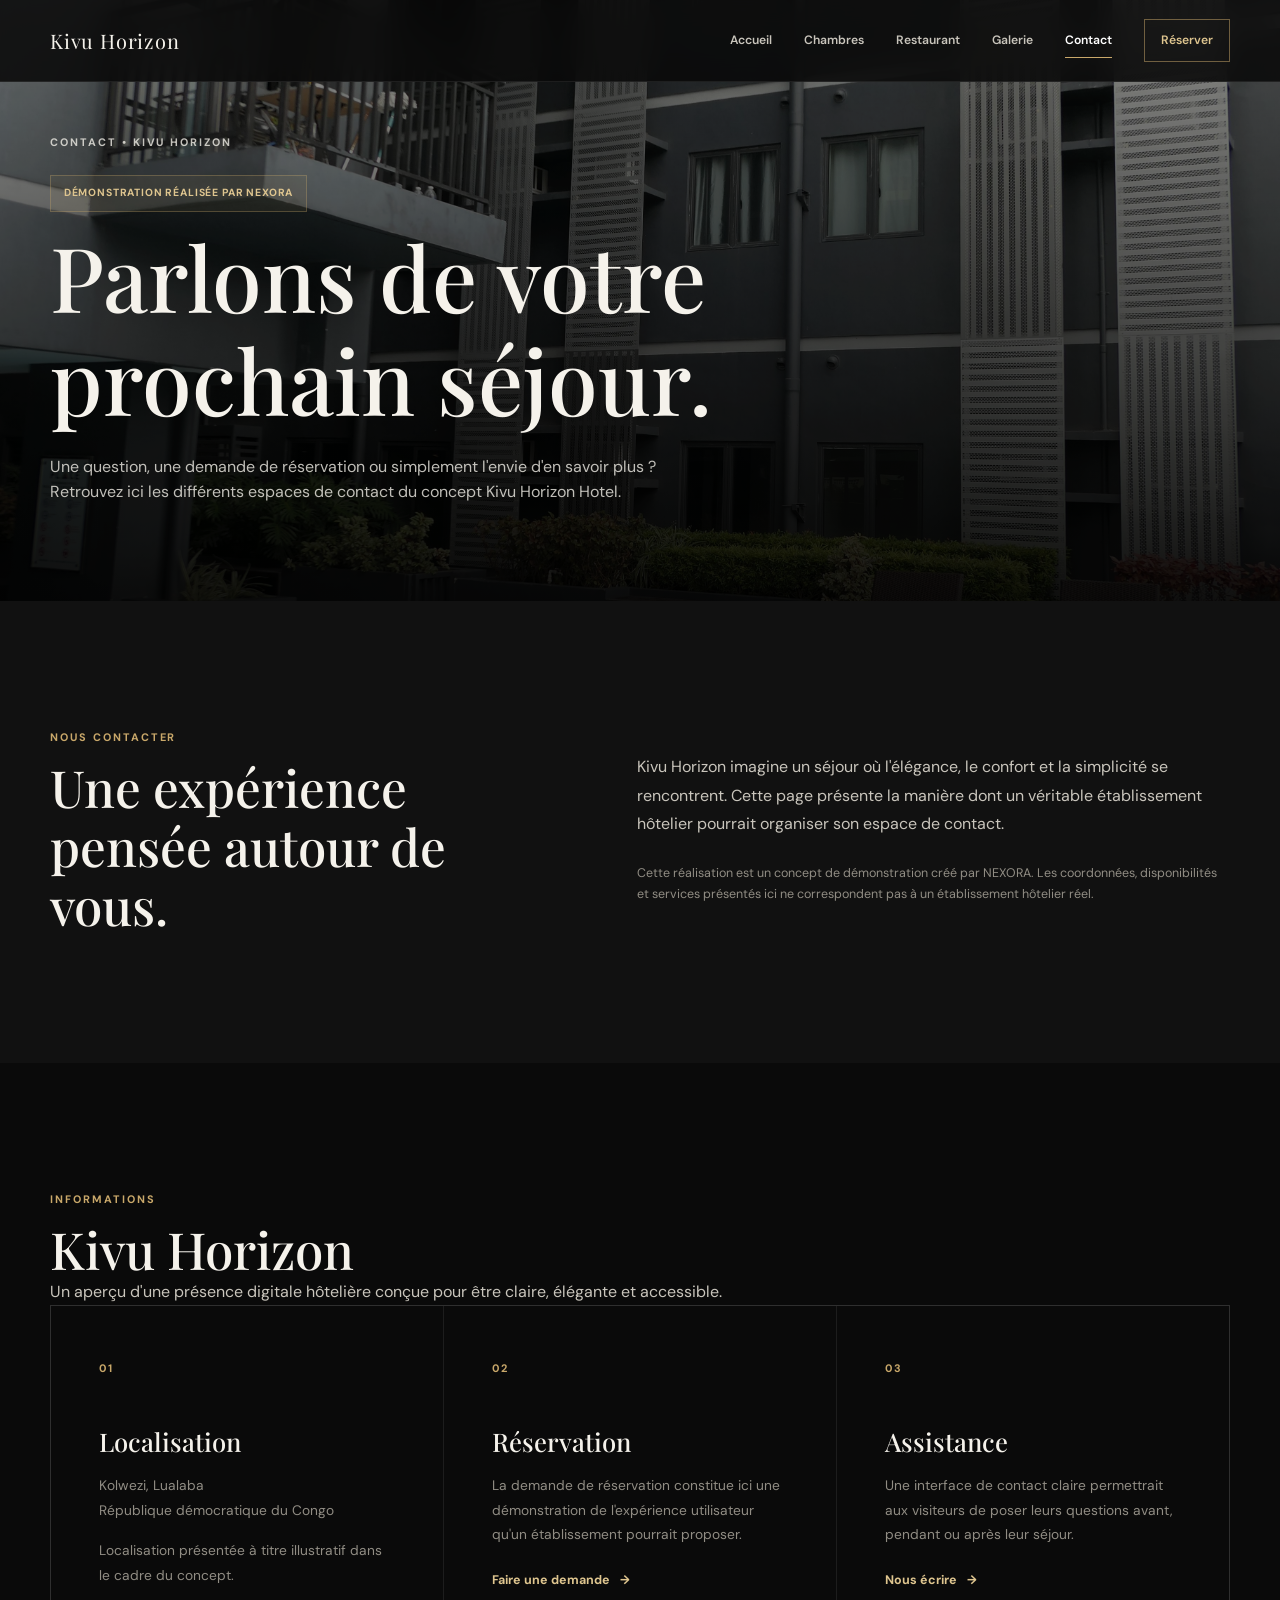
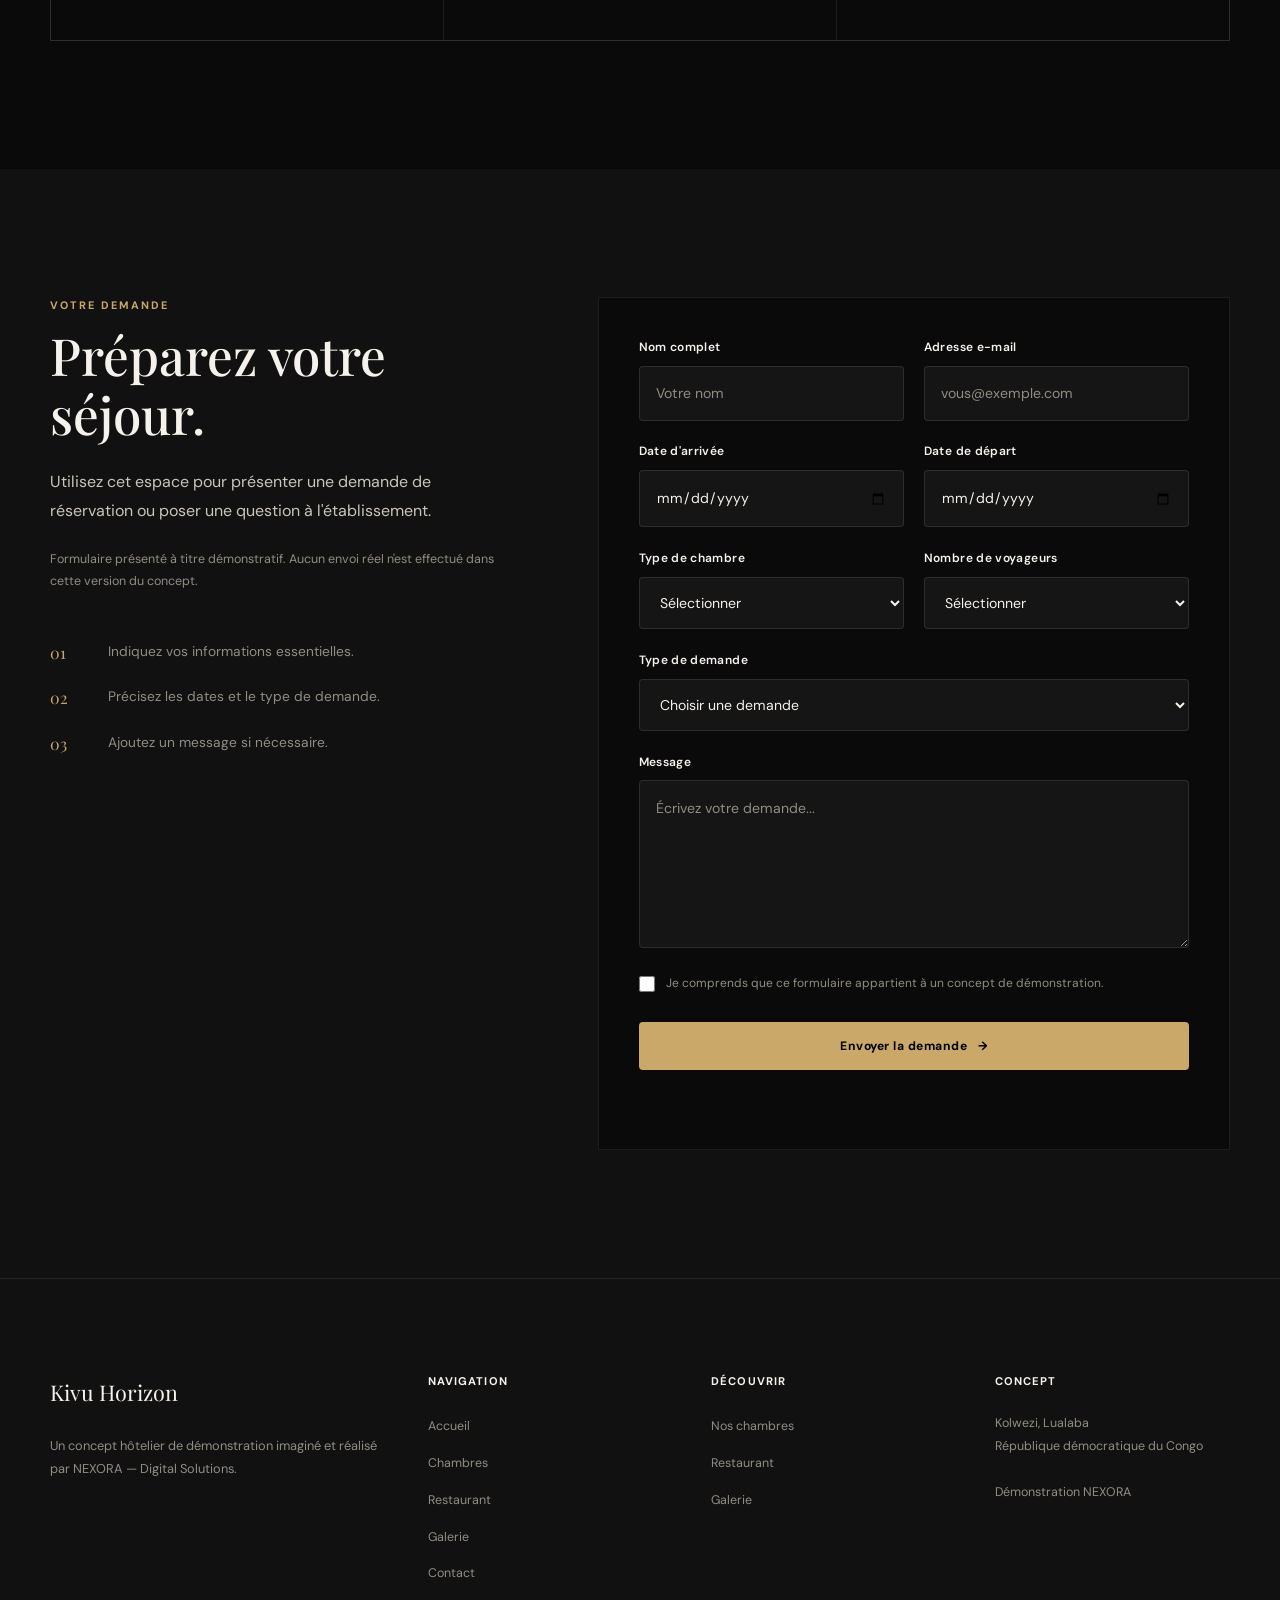
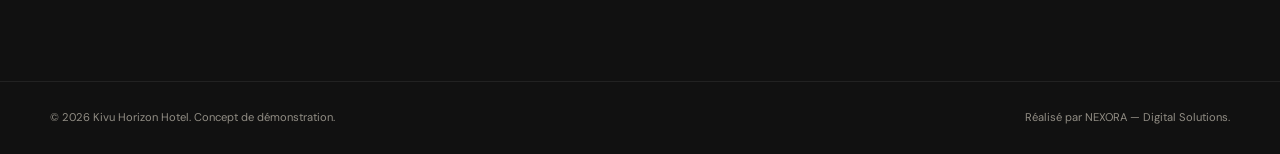
<file: contact.html>
<!DOCTYPE html>
<html lang="fr">

<head>

  <meta charset="UTF-8">

  <meta
    name="viewport"
    content="width=device-width, initial-scale=1.0"
  >

  <meta
    name="description"
    content="Contact et demandes de réservation pour le concept hôtelier Kivu Horizon, une démonstration réalisée par NEXORA."
  >

  <meta
    name="robots"
    content="index, follow"
  >

  <meta
    name="author"
    content="NEXORA — Digital Solutions"
  >

  <meta
    name="theme-color"
    content="#0a0a0a"
  >

  <meta
    name="referrer"
    content="strict-origin-when-cross-origin"
  >

  <link
    rel="canonical"
    href="https://kivu-horizon-hotel.eliendala50.workers.dev/contact.html"
  >

  <!-- Open Graph -->

  <meta
    property="og:type"
    content="website"
  >

  <meta
    property="og:title"
    content="Contact — Kivu Horizon Hotel"
  >

  <meta
    property="og:description"
    content="Découvrez l'espace contact du concept Kivu Horizon Hotel, réalisé par NEXORA."
  >

  <meta
    property="og:url"
    content="https://kivu-horizon-hotel.eliendala50.workers.dev/contact.html"
  >

  <meta
    property="og:image"
    content="https://kivu-horizon-hotel.eliendala50.workers.dev/images/hotel-exterieur.jpg"
  >

  <meta
    property="og:locale"
    content="fr_FR"
  >


  <!-- Twitter -->

  <meta
    name="twitter:card"
    content="summary_large_image"
  >

  <meta
    name="twitter:title"
    content="Contact — Kivu Horizon Hotel"
  >

  <meta
    name="twitter:description"
    content="Contact et demandes de réservation du concept Kivu Horizon Hotel."
  >

  <meta
    name="twitter:image"
    content="https://kivu-horizon-hotel.eliendala50.workers.dev/images/hotel-exterieur.jpg"
  >


  <!-- Favicon -->

  <link
    rel="icon"
    href="favicon.ico"
    sizes="any"
  >

  <link
    rel="icon"
    type="image/png"
    sizes="192x192"
    href="icon-192.png"
  >

  <link
    rel="apple-touch-icon"
    href="apple-touch-icon.png"
  >


  <!-- Fonts -->

  <link
    rel="preconnect"
    href="https://fonts.googleapis.com"
  >

  <link
    rel="preconnect"
    href="https://fonts.gstatic.com"
    crossorigin
  >

  <link
    href="https://fonts.googleapis.com/css2?family=DM+Sans:wght@400;500;600;700&family=Playfair+Display:wght@500;600;700&display=swap"
    rel="stylesheet"
  >


  <!-- CSS -->

  <link
    rel="stylesheet"
    href="css/style.css"
  >


  <title>
    Contact — Kivu Horizon Hotel | Élégance & Hospitalité
  </title>


  <!-- Données structurées -->

  <script type="application/ld+json">
  {
    "@context": "https://schema.org",
    "@type": "WebSite",
    "name": "Kivu Horizon Hotel",
    "description": "Concept hôtelier de démonstration réalisé par NEXORA.",
    "url": "https://kivu-horizon-hotel.eliendala50.workers.dev/contact.html",
    "inLanguage": "fr",
    "creator": {
      "@type": "Organization",
      "name": "NEXORA — Digital Solutions"
    }
  }
  </script>

</head>


<body>


  <!-- Accessibilité -->

  <a
    class="skip-link"
    href="#contenu"
  >
    Aller au contenu
  </a>


  <!-- =====================================================
       HEADER
       ===================================================== -->

  <header class="site-header">

    <nav
      class="site-nav container"
      aria-label="Navigation principale"
    >

      <a
        href="index.html"
        class="nav-logo"
        aria-label="Kivu Horizon Hotel — Accueil"
      >
        Kivu Horizon
      </a>


      <button
        class="menu-button"
        id="menuButton"
        type="button"
        aria-label="Ouvrir le menu"
        aria-expanded="false"
        aria-controls="navLinks"
      >

        <span aria-hidden="true"></span>
        <span aria-hidden="true"></span>

      </button>


      <div
        class="nav-links"
        id="navLinks"
      >

        <a href="index.html">
          Accueil
        </a>

        <a href="chambres.html">
          Chambres
        </a>

        <a href="restaurant.html">
          Restaurant
        </a>

        <a href="galerie.html">
          Galerie
        </a>

        <a
          href="contact.html"
          aria-current="page"
        >
          Contact
        </a>

        <a
          href="contact.html#reservation"
          class="nav-cta"
        >
          Réserver
        </a>

      </div>

    </nav>

  </header>


  <!-- =====================================================
       CONTENU PRINCIPAL
       ===================================================== -->

  <main id="contenu">


    <!-- ===================================================
         HERO CONTACT
         =================================================== -->

    <section
      class="page-hero contact-page-hero"
      aria-labelledby="contact-page-title"
    >

      <div class="page-hero-overlay"></div>

      <div class="page-hero-content container">

        <p class="eyebrow">
          Contact • Kivu Horizon
        </p>

        <span class="concept-label">
          Démonstration réalisée par NEXORA
        </span>

        <h1 id="contact-page-title">
          Parlons de votre prochain séjour.
        </h1>

        <p class="page-hero-lead">
          Une question, une demande de réservation ou simplement
          l'envie d'en savoir plus ? Retrouvez ici les différents
          espaces de contact du concept Kivu Horizon Hotel.
        </p>

      </div>

    </section>


    <!-- ===================================================
         INTRODUCTION
         =================================================== -->

    <section
      class="contact-intro section"
      aria-labelledby="contact-intro-title"
    >

      <div class="container contact-intro-grid">

        <div class="section-heading">

          <p class="eyebrow">
            Nous contacter
          </p>

          <h2 id="contact-intro-title">
            Une expérience pensée autour de vous.
          </h2>

        </div>

        <div class="section-text">

          <p>
            Kivu Horizon imagine un séjour où l'élégance,
            le confort et la simplicité se rencontrent.
            Cette page présente la manière dont un véritable
            établissement hôtelier pourrait organiser son
            espace de contact.
          </p>

          <p class="concept-note">
            Cette réalisation est un concept de démonstration
            créé par NEXORA. Les coordonnées, disponibilités
            et services présentés ici ne correspondent pas
            à un établissement hôtelier réel.
          </p>

        </div>

      </div>

    </section>


    <!-- ===================================================
         INFORMATIONS
         =================================================== -->

    <section
      class="contact-details section"
      aria-labelledby="contact-details-title"
    >

      <div class="container">

        <div class="section-heading">

          <p class="eyebrow">
            Informations
          </p>

          <h2 id="contact-details-title">
            Kivu Horizon
          </h2>

          <p>
            Un aperçu d'une présence digitale hôtelière
            conçue pour être claire, élégante et accessible.
          </p>

        </div>


        <div class="contact-info-grid">


          <!-- Localisation -->

          <article class="contact-info-card">

            <span class="contact-info-number">
              01
            </span>

            <h3>
              Localisation
            </h3>

            <address>
              Kolwezi, Lualaba<br>
              République démocratique du Congo
            </address>

            <p>
              Localisation présentée à titre illustratif
              dans le cadre du concept.
            </p>

          </article>


          <!-- Réservation -->

          <article
            class="contact-info-card"
            id="reservation"
          >

            <span class="contact-info-number">
              02
            </span>

            <h3>
              Réservation
            </h3>

            <p>
              La demande de réservation constitue ici
              une démonstration de l'expérience utilisateur
              qu'un établissement pourrait proposer.
            </p>

            <a
              href="#demande"
              class="text-link"
            >
              Faire une demande
              <span aria-hidden="true">→</span>
            </a>

          </article>


          <!-- Assistance -->

          <article class="contact-info-card">

            <span class="contact-info-number">
              03
            </span>

            <h3>
              Assistance
            </h3>

            <p>
              Une interface de contact claire permettrait
              aux visiteurs de poser leurs questions avant,
              pendant ou après leur séjour.
            </p>

            <a
              href="#demande"
              class="text-link"
            >
              Nous écrire
              <span aria-hidden="true">→</span>
            </a>

          </article>


        </div>

      </div>

    </section>


    <!-- ===================================================
         DEMANDE DE CONTACT / RÉSERVATION
         =================================================== -->

    <section
      class="contact-form-section section"
      id="demande"
      aria-labelledby="contact-form-title"
    >

      <div class="container contact-form-grid">


        <!-- Introduction -->

        <div class="contact-form-content">

          <p class="eyebrow">
            Votre demande
          </p>

          <h2 id="contact-form-title">
            Préparez votre séjour.
          </h2>

          <p>
            Utilisez cet espace pour présenter une demande
            de réservation ou poser une question à
            l'établissement.
          </p>

          <p class="concept-note">
            Formulaire présenté à titre démonstratif.
            Aucun envoi réel n'est effectué dans cette
            version du concept.
          </p>


          <div class="contact-form-details">

            <div>

              <span>
                01
              </span>

              <p>
                Indiquez vos informations essentielles.
              </p>

            </div>


            <div>

              <span>
                02
              </span>

              <p>
                Précisez les dates et le type de demande.
              </p>

            </div>


            <div>

              <span>
                03
              </span>

              <p>
                Ajoutez un message si nécessaire.
              </p>

            </div>

          </div>

        </div>


        <!-- Formulaire -->

        <div class="contact-form-wrapper">

          <form
            class="contact-form"
            id="contactForm"
            action="#"
            method="post"
            novalidate
          >


            <!-- Nom + e-mail -->

            <div class="form-row">

              <div class="form-group">

                <label for="nom">
                  Nom complet
                </label>

                <input
                  type="text"
                  id="nom"
                  name="nom"
                  autocomplete="name"
                  placeholder="Votre nom"
                  required
                >

              </div>


              <div class="form-group">

                <label for="email">
                  Adresse e-mail
                </label>

                <input
                  type="email"
                  id="email"
                  name="email"
                  autocomplete="email"
                  placeholder="vous@exemple.com"
                  required
                >

              </div>

            </div>


            <!-- Dates -->

            <div class="form-row">

              <div class="form-group">

                <label for="arrivee">
                  Date d'arrivée
                </label>

                <input
                  type="date"
                  id="arrivee"
                  name="arrivee"
                >

              </div>


              <div class="form-group">

                <label for="depart">
                  Date de départ
                </label>

                <input
                  type="date"
                  id="depart"
                  name="depart"
                >

              </div>

            </div>


            <!-- Chambre + voyageurs -->

            <div class="form-row">

              <div class="form-group">

                <label for="chambre">
                  Type de chambre
                </label>

                <select
                  id="chambre"
                  name="chambre"
                >

                  <option value="">
                    Sélectionner
                  </option>

                  <option value="suite-horizon">
                    Suite Horizon
                  </option>

                  <option value="chambre-deluxe">
                    Chambre Deluxe
                  </option>

                  <option value="chambre-confort">
                    Chambre Confort
                  </option>

                </select>

              </div>


              <div class="form-group">

                <label for="voyageurs">
                  Nombre de voyageurs
                </label>

                <select
                  id="voyageurs"
                  name="voyageurs"
                >

                  <option value="">
                    Sélectionner
                  </option>

                  <option value="1">
                    1 personne
                  </option>

                  <option value="2">
                    2 personnes
                  </option>

                  <option value="3">
                    3 personnes
                  </option>

                  <option value="4">
                    4 personnes
                  </option>

                  <option value="5-plus">
                    5 personnes ou plus
                  </option>

                </select>

              </div>

            </div>


            <!-- Type de demande -->

            <div class="form-group">

              <label for="sujet">
                Type de demande
              </label>

              <select
                id="sujet"
                name="sujet"
                required
              >

                <option value="">
                  Choisir une demande
                </option>

                <option value="reservation">
                  Demande de réservation
                </option>

                <option value="information">
                  Demande d'information
                </option>

                <option value="restaurant">
                  Restaurant
                </option>

                <option value="autre">
                  Autre demande
                </option>

              </select>

            </div>


            <!-- Message -->

            <div class="form-group">

              <label for="message">
                Message
              </label>

              <textarea
                id="message"
                name="message"
                rows="6"
                placeholder="Écrivez votre demande..."
              ></textarea>

            </div>


            <!-- Confirmation -->

            <div class="form-consent">

              <label class="checkbox-label">

                <input
                  type="checkbox"
                  id="confirmation"
                  name="confirmation"
                  required
                >

                <span>
                  Je comprends que ce formulaire appartient
                  à un concept de démonstration.
                </span>

              </label>

            </div>


            <!-- Bouton -->

            <button
              type="submit"
              class="button button-primary form-submit"
            >
              Envoyer la demande
              <span aria-hidden="true">→</span>
            </button>


            <!-- Message JavaScript -->

            <p
              class="form-message"
              id="formMessage"
              role="status"
              aria-live="polite"
            ></p>


          </form>

        </div>

      </div>

    </section>

  </main>


  <!-- =====================================================
       FOOTER
       ===================================================== -->

  <footer class="site-footer">

    <div class="container footer-container">


      <div class="footer-brand">

        <a
          href="index.html"
          class="footer-logo"
          aria-label="Kivu Horizon Hotel — Accueil"
        >
          Kivu Horizon
        </a>

        <p>
          Un concept hôtelier de démonstration imaginé
          et réalisé par NEXORA — Digital Solutions.
        </p>

      </div>


      <div class="footer-column">

        <h2>
          Navigation
        </h2>

        <ul>

          <li>
            <a href="index.html">
              Accueil
            </a>
          </li>

          <li>
            <a href="chambres.html">
              Chambres
            </a>
          </li>

          <li>
            <a href="restaurant.html">
              Restaurant
            </a>
          </li>

          <li>
            <a href="galerie.html">
              Galerie
            </a>
          </li>

          <li>
            <a href="contact.html">
              Contact
            </a>
          </li>

        </ul>

      </div>


      <div class="footer-column">

        <h2>
          Découvrir
        </h2>

        <ul>

          <li>
            <a href="chambres.html">
              Nos chambres
            </a>
          </li>

          <li>
            <a href="restaurant.html">
              Restaurant
            </a>
          </li>

          <li>
            <a href="galerie.html">
              Galerie
            </a>
          </li>

        </ul>

      </div>


      <div class="footer-column">

        <h2>
          Concept
        </h2>

        <p>
          Kolwezi, Lualaba<br>
          République démocratique du Congo
        </p>

        <p>
          Démonstration NEXORA
        </p>

      </div>

    </div>


    <div class="footer-bottom">

      <div class="container">

        <p>
          © 2026 Kivu Horizon Hotel.
          Concept de démonstration.
        </p>

        <p>
          Réalisé par NEXORA — Digital Solutions.
        </p>

      </div>

    </div>

  </footer>


  <!-- JavaScript -->

  <script
    src="js/script.js"
    defer
  ></script>

</body>

</html>
</file>
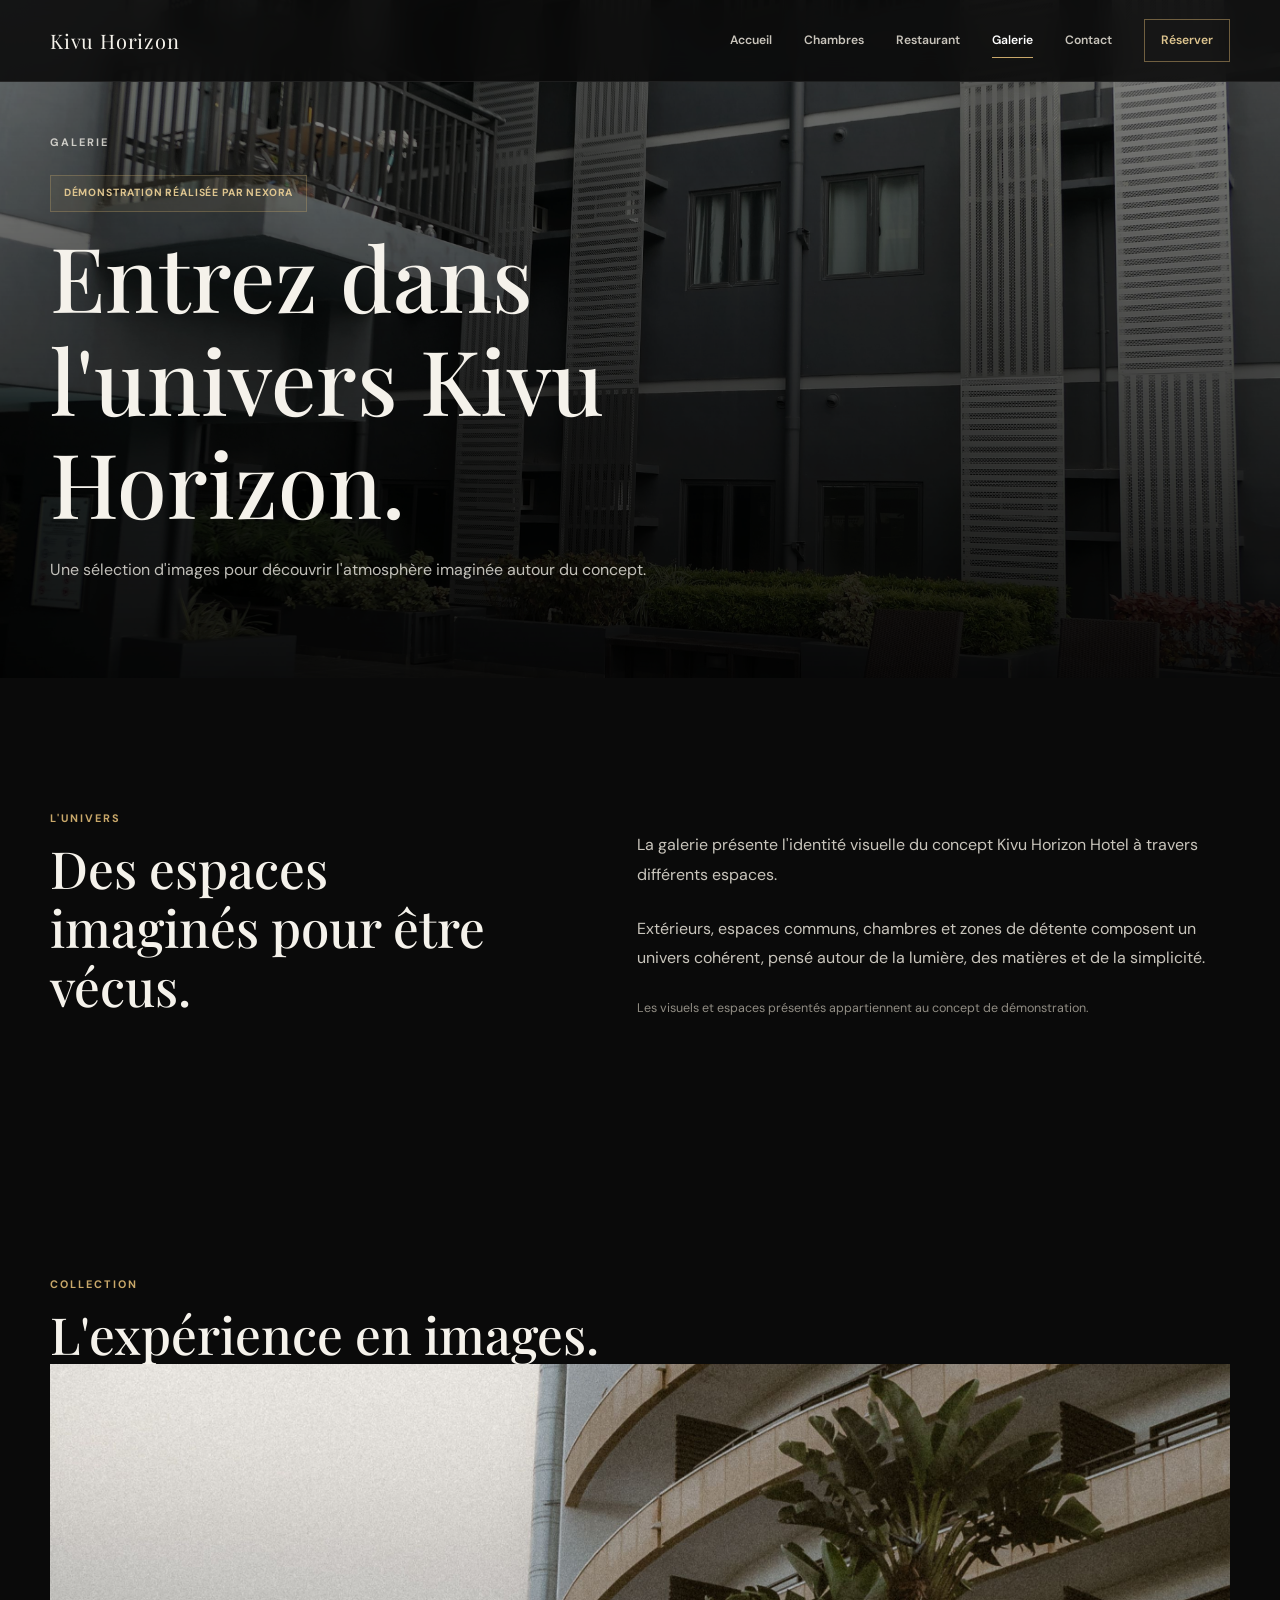
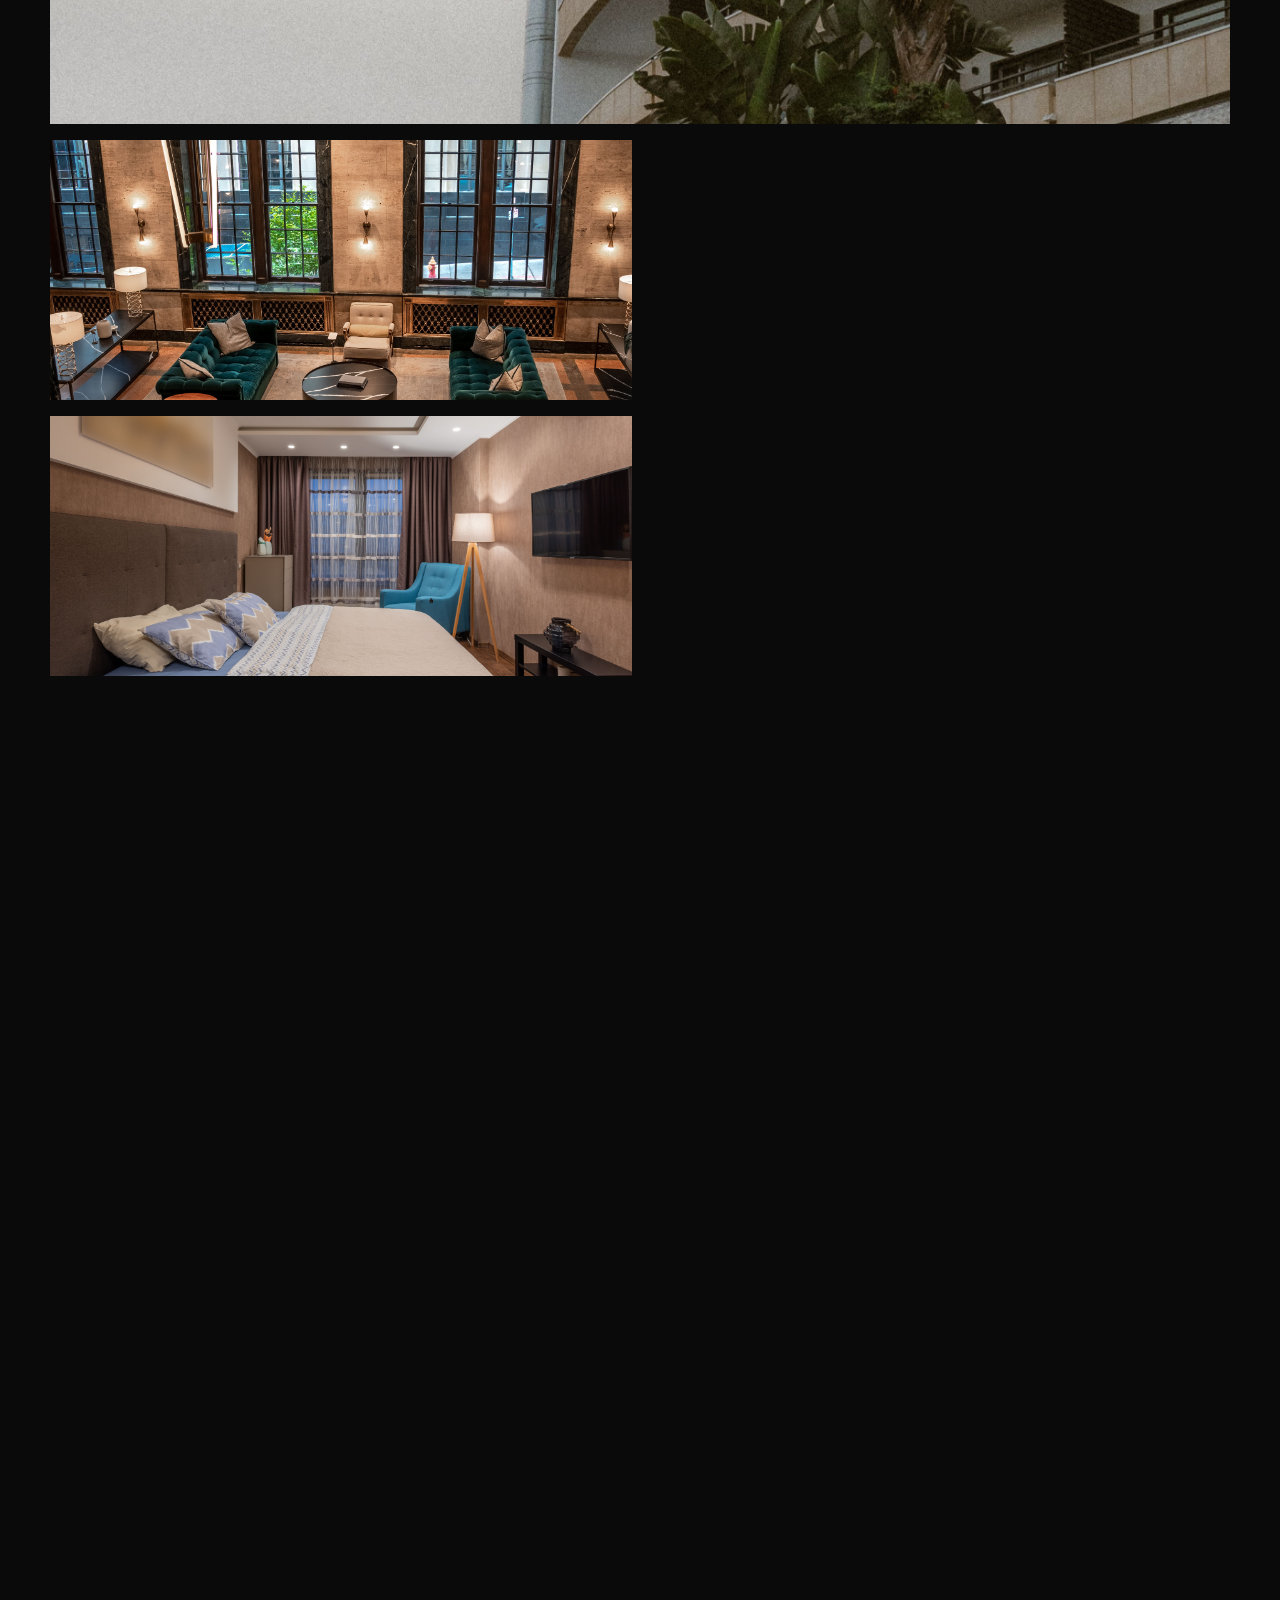
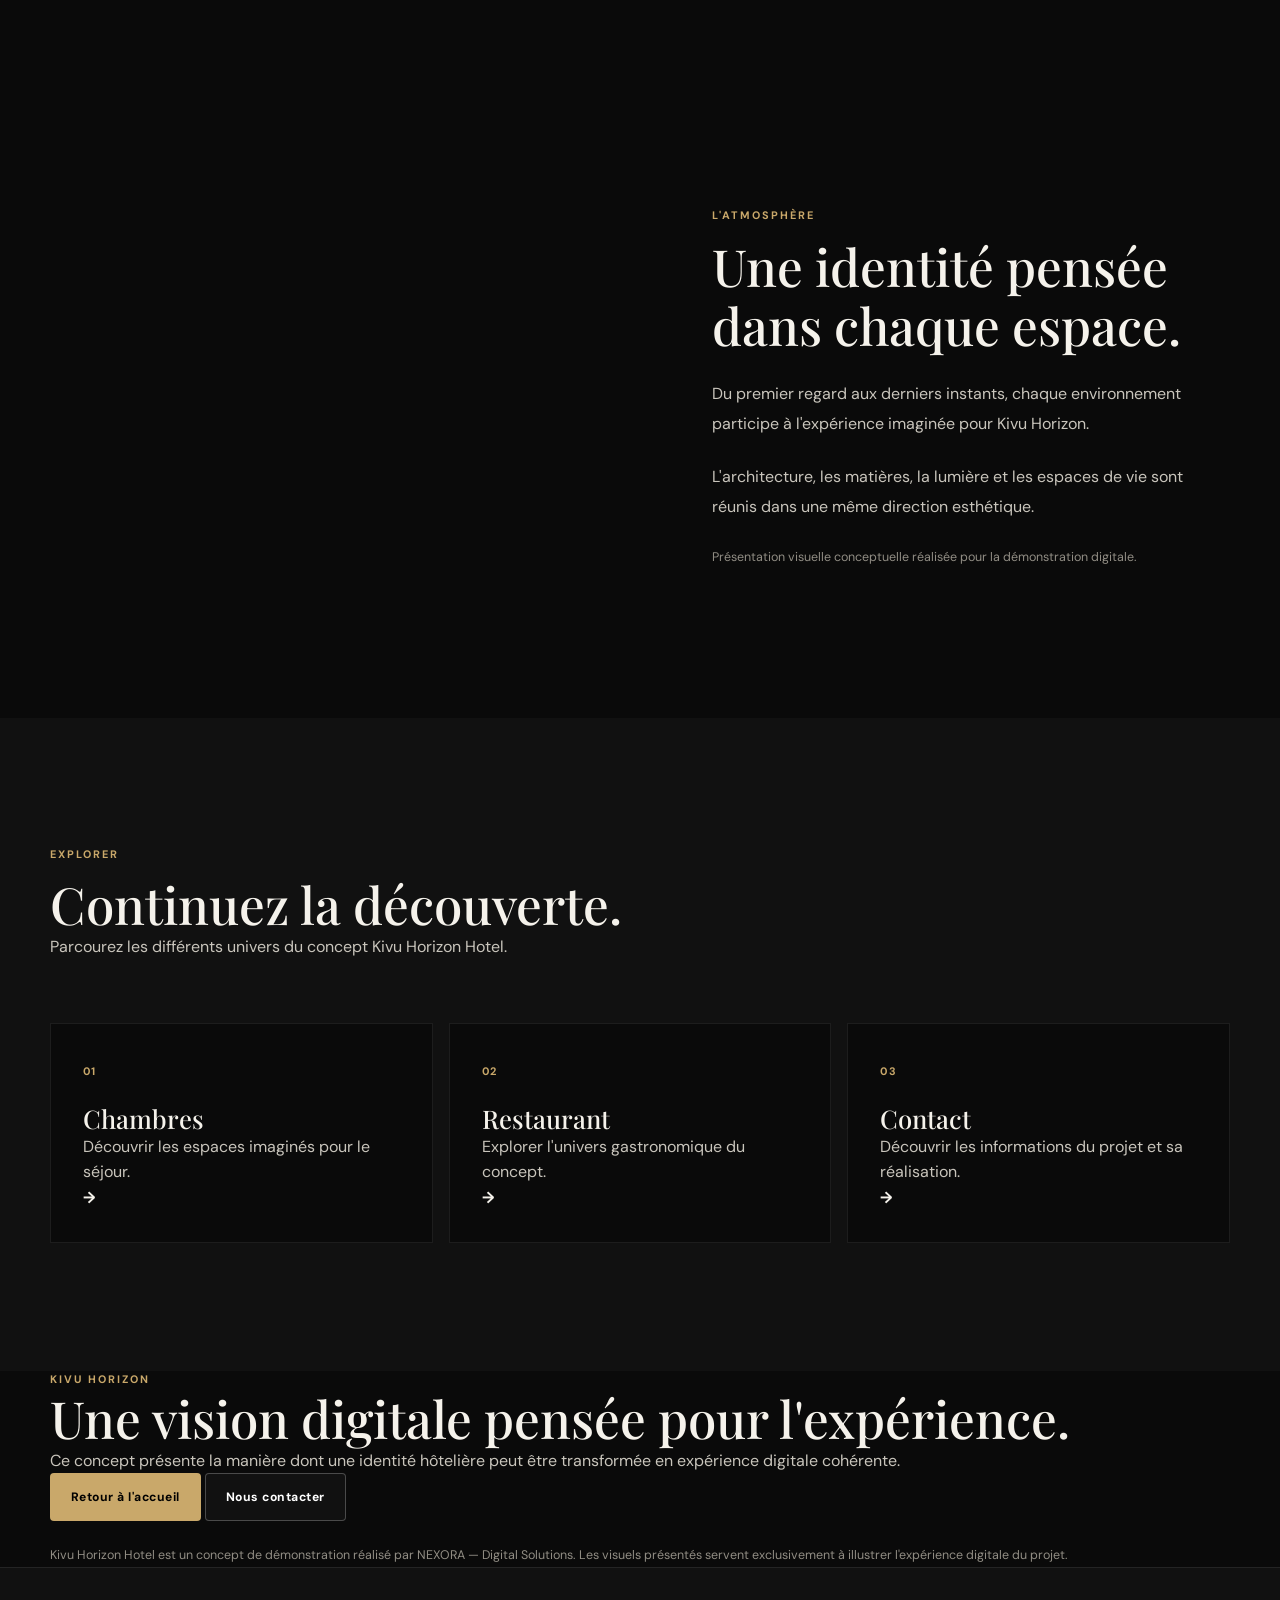
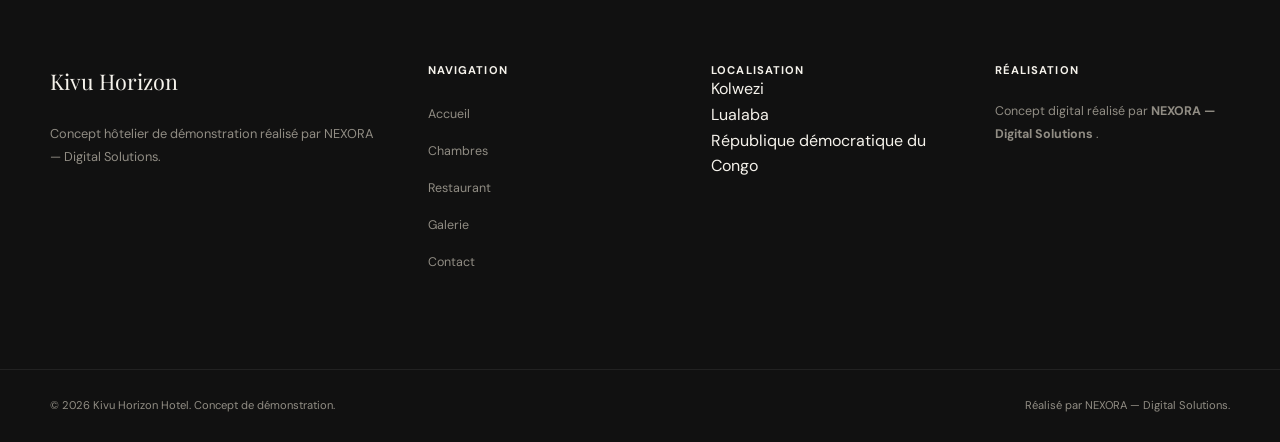
<file: galerie.html>
<!DOCTYPE html>
<html lang="fr">

<head>

  <meta charset="UTF-8">

  <meta
    name="viewport"
    content="width=device-width, initial-scale=1.0"
  >

  <meta
    name="description"
    content="Galerie du concept Kivu Horizon Hotel — découvrez les espaces et l'univers visuel d'un concept hôtelier imaginé à Kolwezi."
  >

  <meta
    name="robots"
    content="index, follow"
  >

  <meta
    name="author"
    content="NEXORA — Digital Solutions"
  >

  <meta
    name="theme-color"
    content="#0a0a0a"
  >

  <meta
    name="referrer"
    content="strict-origin-when-cross-origin"
  >

  <link
    rel="canonical"
    href="https://kivu-horizon-hotel.eliendala50.workers.dev/galerie.html"
  >

  <meta
    property="og:title"
    content="Galerie — Kivu Horizon Hotel"
  >

  <meta
    property="og:description"
    content="Découvrez l'univers visuel du concept Kivu Horizon Hotel."
  >

  <meta
    property="og:type"
    content="website"
  >

  <meta
    property="og:url"
    content="https://kivu-horizon-hotel.eliendala50.workers.dev/galerie.html"
  >

  <meta
    property="og:image"
    content="https://kivu-horizon-hotel.eliendala50.workers.dev/images/hotel-exterieur.jpg"
  >

  <meta
    property="og:locale"
    content="fr_FR"
  >

  <meta
    name="twitter:card"
    content="summary_large_image"
  >

  <meta
    name="twitter:title"
    content="Galerie — Kivu Horizon Hotel"
  >

  <meta
    name="twitter:description"
    content="Découvrez l'univers visuel du concept Kivu Horizon Hotel."
  >

  <meta
    name="twitter:image"
    content="https://kivu-horizon-hotel.eliendala50.workers.dev/images/hotel-exterieur.jpg"
  >

  <link
    rel="icon"
    href="favicon.ico"
    sizes="any"
  >

  <link
    rel="icon"
    type="image/png"
    sizes="192x192"
    href="icon-192.png"
  >

  <link
    rel="apple-touch-icon"
    href="apple-touch-icon.png"
  >

  <link
    rel="preconnect"
    href="https://fonts.googleapis.com"
  >

  <link
    rel="preconnect"
    href="https://fonts.gstatic.com"
    crossorigin
  >

  <link
    href="https://fonts.googleapis.com/css2?family=DM+Sans:wght@400;500;600;700&family=Playfair+Display:wght@500;600;700&display=swap"
    rel="stylesheet"
  >

  <link
    rel="stylesheet"
    href="css/style.css"
  >

  <title>
    Galerie — Kivu Horizon Hotel | Élégance & Hospitalité
  </title>

  <script type="application/ld+json">
  {
    "@context": "https://schema.org",
    "@type": "WebSite",
    "name": "Kivu Horizon Hotel",
    "description": "Concept hôtelier de démonstration réalisé par NEXORA.",
    "url": "https://kivu-horizon-hotel.eliendala50.workers.dev/galerie.html",
    "inLanguage": "fr",
    "creator": {
      "@type": "Organization",
      "name": "NEXORA — Digital Solutions"
    }
  }
  </script>

</head>

<body>

  <a
    class="skip-link"
    href="#contenu"
  >
    Passer directement au contenu
  </a>


  <!-- =====================================================
       HEADER
       ===================================================== -->

  <header class="site-header">

    <nav
      class="site-nav container"
      aria-label="Navigation principale"
    >

      <a
        class="nav-logo"
        href="index.html"
        aria-label="Kivu Horizon Hotel — Accueil"
      >
        Kivu Horizon
      </a>

      <button
        class="menu-button"
        id="menuButton"
        type="button"
        aria-label="Ouvrir le menu"
        aria-expanded="false"
        aria-controls="navLinks"
      >

        <span aria-hidden="true"></span>
        <span aria-hidden="true"></span>

      </button>

      <div
        class="nav-links"
        id="navLinks"
      >

        <a href="index.html">
          Accueil
        </a>

        <a href="chambres.html">
          Chambres
        </a>

        <a href="restaurant.html">
          Restaurant
        </a>

        <a
          href="galerie.html"
          aria-current="page"
        >
          Galerie
        </a>

        <a href="contact.html">
          Contact
        </a>

        <a
          class="nav-cta"
          href="contact.html#reservation"
        >
          Réserver
        </a>

      </div>

    </nav>

  </header>


  <!-- =====================================================
       CONTENU PRINCIPAL
       ===================================================== -->

  <main id="contenu">


    <!-- ===================================================
         HERO DE PAGE
         =================================================== -->

    <section
      class="page-hero gallery-page-hero"
      aria-labelledby="gallery-page-title"
    >

      <div class="page-hero-overlay"></div>

      <div class="container page-hero-content">

        <p class="eyebrow">
          Galerie
        </p>

        <span class="concept-label">
          Démonstration réalisée par NEXORA
        </span>

        <h1 id="gallery-page-title">
          Entrez dans
          l'univers Kivu Horizon.
        </h1>

        <p class="page-hero-lead">
          Une sélection d'images pour découvrir
          l'atmosphère imaginée autour du concept.
        </p>

      </div>

    </section>


    <!-- ===================================================
         INTRODUCTION
         =================================================== -->

    <section
      class="section gallery-introduction"
      aria-labelledby="gallery-introduction-title"
    >

      <div class="container presentation-grid">

        <div class="section-heading">

          <p class="eyebrow">
            L'univers
          </p>

          <h2 id="gallery-introduction-title">
            Des espaces imaginés
            pour être vécus.
          </h2>

        </div>

        <div class="presentation-content">

          <p class="lead">
            La galerie présente l'identité visuelle
            du concept Kivu Horizon Hotel à travers
            différents espaces.
          </p>

          <p>
            Extérieurs, espaces communs, chambres
            et zones de détente composent un univers
            cohérent, pensé autour de la lumière,
            des matières et de la simplicité.
          </p>

          <p class="concept-note">
            Les visuels et espaces présentés appartiennent
            au concept de démonstration.
          </p>

        </div>

      </div>

    </section>


    <!-- ===================================================
         GALERIE PRINCIPALE
         =================================================== -->

    <section
      class="gallery-main section"
      aria-labelledby="gallery-main-title"
    >

      <div class="container">

        <div class="section-heading">

          <p class="eyebrow">
            Collection
          </p>

          <h2 id="gallery-main-title">
            L'expérience en images.
          </h2>

        </div>

        <div class="full-gallery-grid">


          <!-- IMAGE 01 -->

          <figure
            class="full-gallery-item full-gallery-large"
          >

            <img
              src="images/hotel-exterieur.jpg"
              alt="Vue extérieure du concept Kivu Horizon Hotel"
              width="1200"
              height="800"
              loading="lazy"
              decoding="async"
            >

            <figcaption>
              <span>01</span>
              Extérieur
            </figcaption>

          </figure>


          <!-- IMAGE 02 -->

          <figure class="full-gallery-item">

            <img
              src="images/lobby-hotel.jpg"
              alt="Hall du concept Kivu Horizon Hotel"
              width="800"
              height="800"
              loading="lazy"
              decoding="async"
            >

            <figcaption>
              <span>02</span>
              Hall
            </figcaption>

          </figure>


          <!-- IMAGE 03 -->

          <figure class="full-gallery-item">

            <img
              src="images/chambre-horizon.jpg"
              alt="Chambre Horizon du concept Kivu Horizon Hotel"
              width="7271"
              height="4853"
              loading="lazy"
              decoding="async"
            >

            <figcaption>
              <span>03</span>
              Chambre Horizon
            </figcaption>

          </figure>


          <!-- IMAGE 04 -->

          <figure class="full-gallery-item">

            <img
              src="images/chambre-deluxe.jpg"
              alt="Chambre Deluxe du concept Kivu Horizon Hotel"
              width="7952"
              height="5304"
              loading="lazy"
              decoding="async"
            >

            <figcaption>
              <span>04</span>
              Chambre Deluxe
            </figcaption>

          </figure>


          <!-- IMAGE 05 -->

          <figure class="full-gallery-item">

            <img
              src="images/chambre-confort.jpg"
              alt="Chambre Confort du concept Kivu Horizon Hotel"
              width="2500"
              height="1667"
              loading="lazy"
              decoding="async"
            >

            <figcaption>
              <span>05</span>
              Chambre Confort
            </figcaption>

          </figure>


          <!-- IMAGE 06 -->

          <figure
            class="full-gallery-item full-gallery-wide"
          >

            <img
              src="images/espace-detente.jpg"
              alt="Espace de détente du concept Kivu Horizon Hotel"
              width="800"
              height="800"
              loading="lazy"
              decoding="async"
            >

            <figcaption>
              <span>06</span>
              Espace détente
            </figcaption>

          </figure>


        </div>

      </div>

    </section>


    <!-- ===================================================
         EXPÉRIENCE VISUELLE
         =================================================== -->

    <section
      class="gallery-experience section"
      aria-labelledby="gallery-experience-title"
    >

      <div class="container gallery-experience-grid">

        <div class="gallery-experience-image">

          <img
            src="images/restaurant-hotel.jpg"
            alt="Espace de restauration du concept Kivu Horizon Hotel"
            width="1200"
            height="800"
            loading="lazy"
            decoding="async"
          >

        </div>

        <div class="gallery-experience-content">

          <p class="eyebrow">
            L'atmosphère
          </p>

          <h2 id="gallery-experience-title">
            Une identité pensée
            dans chaque espace.
          </h2>

          <p class="lead">
            Du premier regard aux derniers instants,
            chaque environnement participe à l'expérience
            imaginée pour Kivu Horizon.
          </p>

          <p>
            L'architecture, les matières, la lumière et
            les espaces de vie sont réunis dans une même
            direction esthétique.
          </p>

          <p class="concept-note">
            Présentation visuelle conceptuelle réalisée
            pour la démonstration digitale.
          </p>

        </div>

      </div>

    </section>


    <!-- ===================================================
         NAVIGATION VERS LES AUTRES ESPACES
         =================================================== -->

    <section
      class="gallery-navigation section"
      aria-labelledby="gallery-navigation-title"
    >

      <div class="container">

        <div class="section-heading section-heading-center">

          <p class="eyebrow">
            Explorer
          </p>

          <h2 id="gallery-navigation-title">
            Continuez la découverte.
          </h2>

          <p>
            Parcourez les différents univers du concept
            Kivu Horizon Hotel.
          </p>

        </div>

        <div class="gallery-navigation-grid">

          <a
            class="gallery-navigation-card"
            href="chambres.html"
          >

            <span>
              01
            </span>

            <h3>
              Chambres
            </h3>

            <p>
              Découvrir les espaces imaginés
              pour le séjour.
            </p>

            <strong aria-hidden="true">
              →
            </strong>

          </a>


          <a
            class="gallery-navigation-card"
            href="restaurant.html"
          >

            <span>
              02
            </span>

            <h3>
              Restaurant
            </h3>

            <p>
              Explorer l'univers gastronomique
              du concept.
            </p>

            <strong aria-hidden="true">
              →
            </strong>

          </a>


          <a
            class="gallery-navigation-card"
            href="contact.html"
          >

            <span>
              03
            </span>

            <h3>
              Contact
            </h3>

            <p>
              Découvrir les informations du projet
              et sa réalisation.
            </p>

            <strong aria-hidden="true">
              →
            </strong>

          </a>

        </div>

      </div>

    </section>


    <!-- ===================================================
         CTA FINAL
         =================================================== -->

    <section
      class="gallery-cta"
      aria-labelledby="gallery-cta-title"
    >

      <div class="container gallery-cta-content">

        <p class="eyebrow">
          Kivu Horizon
        </p>

        <h2 id="gallery-cta-title">
          Une vision digitale
          pensée pour l'expérience.
        </h2>

        <p>
          Ce concept présente la manière dont une identité
          hôtelière peut être transformée en expérience
          digitale cohérente.
        </p>

        <div class="gallery-cta-actions">

          <a
            class="button button-primary"
            href="index.html"
          >
            Retour à l'accueil
          </a>

          <a
            class="button button-secondary"
            href="contact.html#reservation"
          >
            Nous contacter
          </a>

        </div>

        <p class="concept-note">
          Kivu Horizon Hotel est un concept de démonstration
          réalisé par NEXORA — Digital Solutions. Les
          visuels présentés servent exclusivement à illustrer
          l'expérience digitale du projet.
        </p>

      </div>

    </section>

  </main>


  <!-- =====================================================
       FOOTER
       ===================================================== -->

  <footer class="site-footer">

    <div class="container footer-container">

      <div class="footer-brand">

        <a
          class="footer-logo"
          href="index.html"
          aria-label="Kivu Horizon Hotel — Accueil"
        >
          Kivu Horizon
        </a>

        <p>
          Concept hôtelier de démonstration réalisé par
          NEXORA — Digital Solutions.
        </p>

      </div>


      <div class="footer-column">

        <h2>
          Navigation
        </h2>

        <ul>

          <li>
            <a href="index.html">
              Accueil
            </a>
          </li>

          <li>
            <a href="chambres.html">
              Chambres
            </a>
          </li>

          <li>
            <a href="restaurant.html">
              Restaurant
            </a>
          </li>

          <li>
            <a href="galerie.html">
              Galerie
            </a>
          </li>

          <li>
            <a href="contact.html">
              Contact
            </a>
          </li>

        </ul>

      </div>


      <div class="footer-column">

        <h2>
          Localisation
        </h2>

        <address>
          Kolwezi<br>
          Lualaba<br>
          République démocratique du Congo
        </address>

      </div>


      <div class="footer-column">

        <h2>
          Réalisation
        </h2>

        <p>
          Concept digital réalisé par
          <strong>
            NEXORA — Digital Solutions
          </strong>.
        </p>

      </div>

    </div>


    <div class="footer-bottom">

      <div class="container">

        <p>
          &copy; 2026 Kivu Horizon Hotel.
          Concept de démonstration.
        </p>

        <p>
          Réalisé par NEXORA — Digital Solutions.
        </p>

      </div>

    </div>

  </footer>


  <script
    src="js/script.js"
    defer
  ></script>

</body>

</html>
</file>
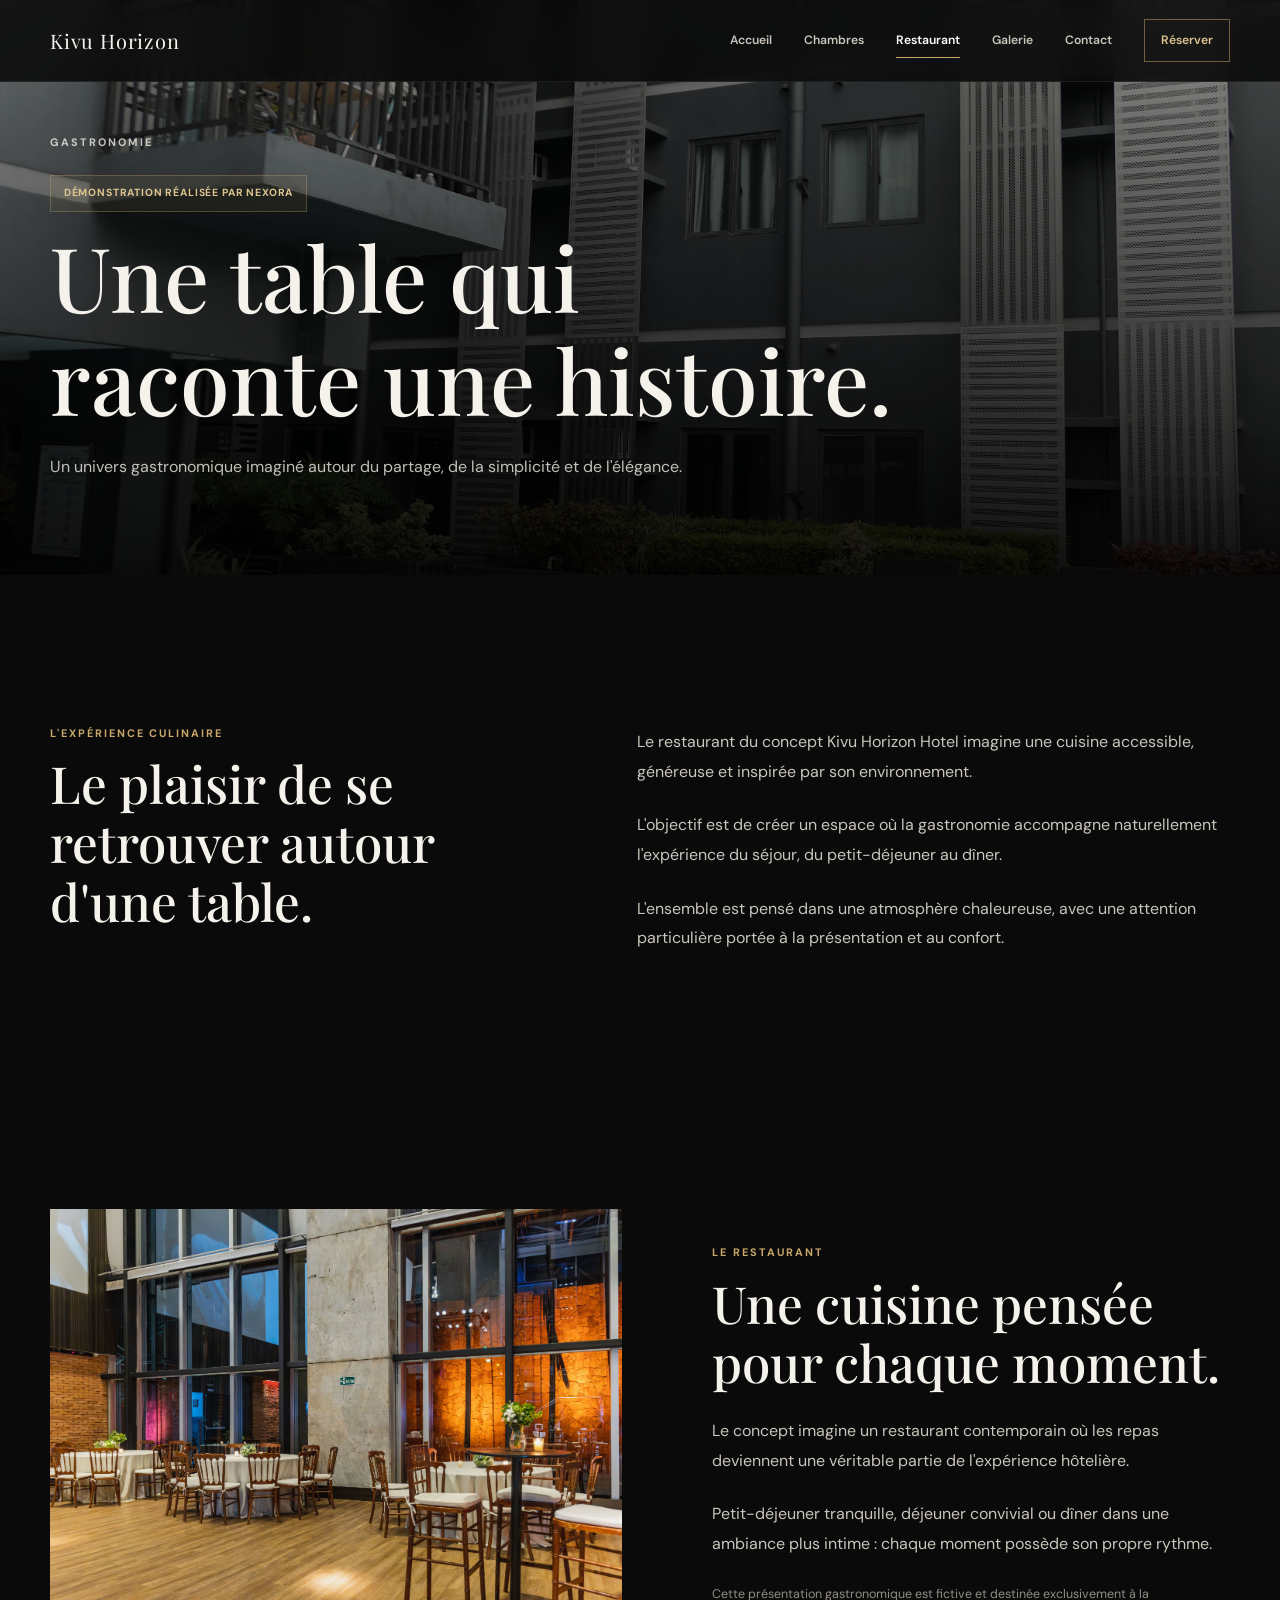
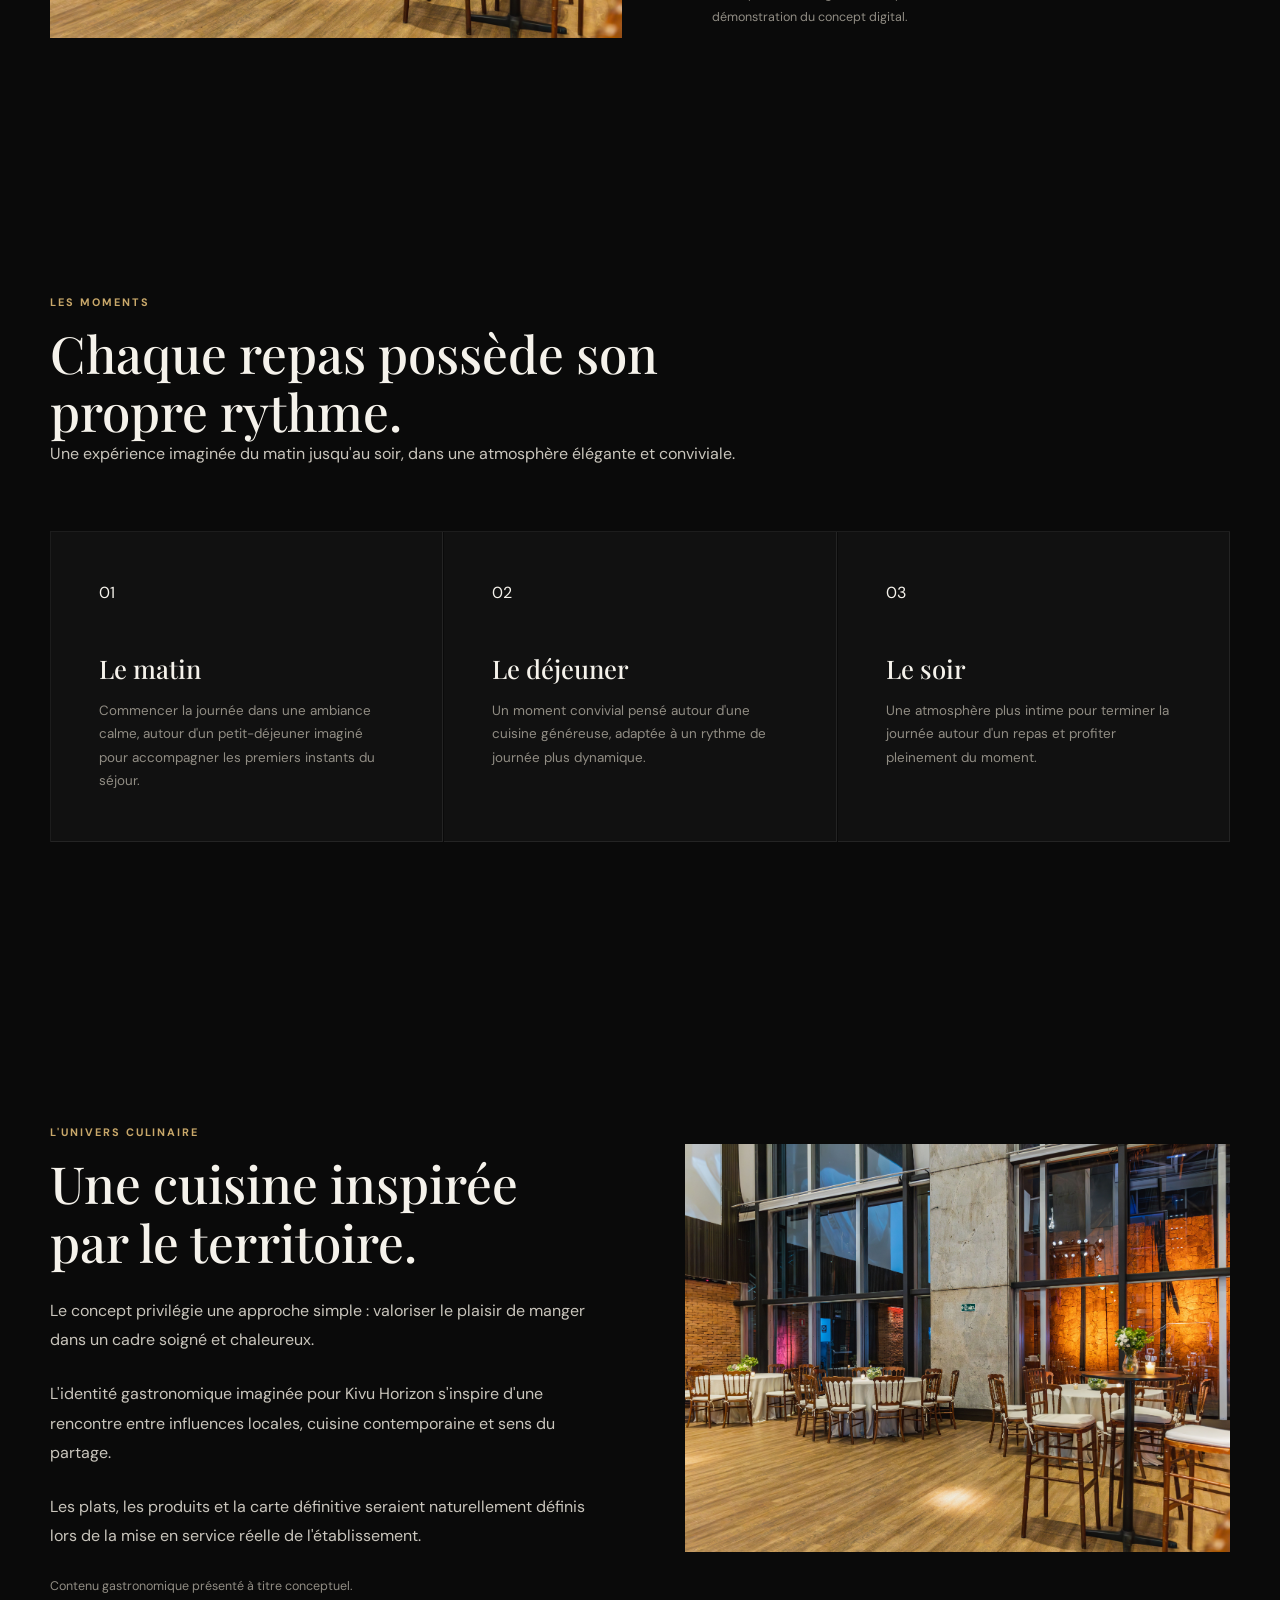
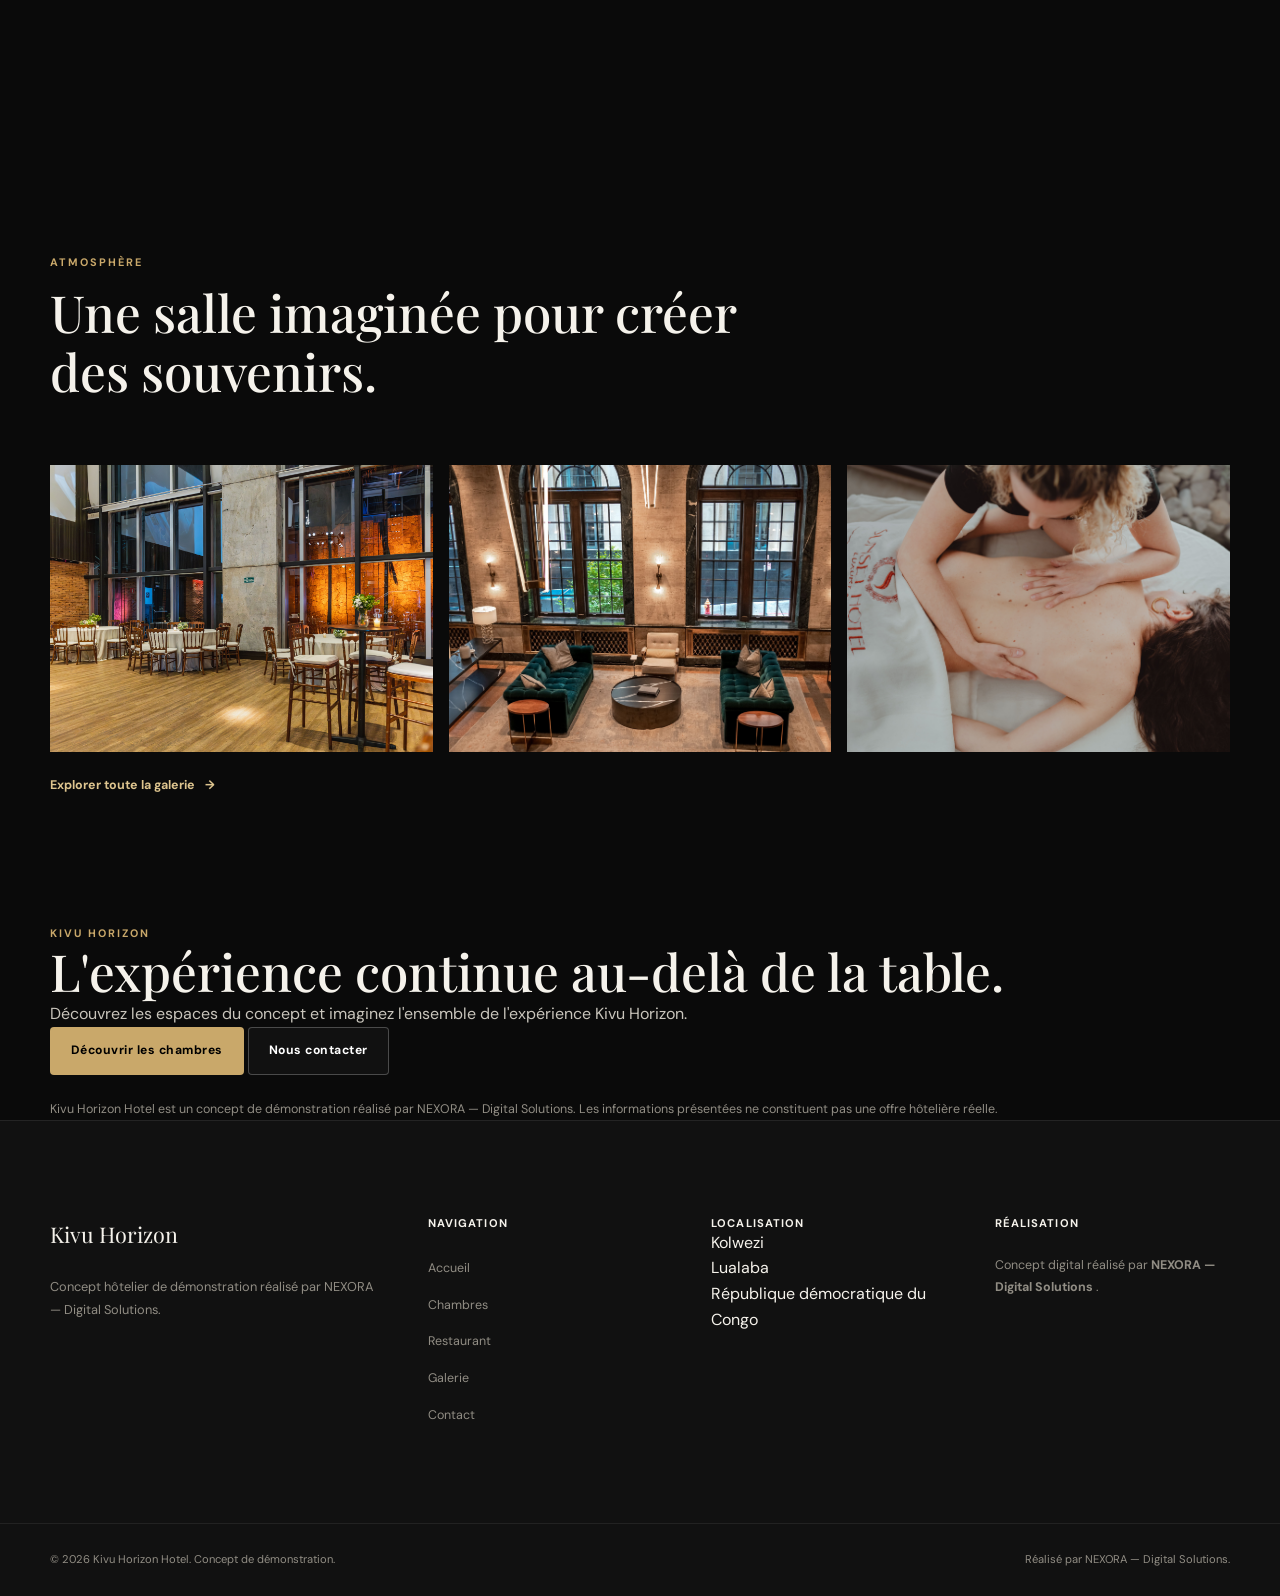
<file: restaurant.html>
<!DOCTYPE html>
<html lang="fr">

<head>

  <meta charset="UTF-8">

  <meta
    name="viewport"
    content="width=device-width, initial-scale=1.0"
  >

  <meta
    name="description"
    content="Découvrez le restaurant du concept Kivu Horizon Hotel, un univers gastronomique imaginé autour d'une cuisine conviviale et d'un cadre élégant."
  >

  <meta
    name="robots"
    content="index, follow"
  >

  <meta
    name="author"
    content="NEXORA — Digital Solutions"
  >

  <meta
    name="theme-color"
    content="#0a0a0a"
  >

  <meta
    name="referrer"
    content="strict-origin-when-cross-origin"
  >

  <link
    rel="canonical"
    href="https://kivu-horizon-hotel.eliendala50.workers.dev/restaurant.html"
  >

  <meta
    property="og:title"
    content="Restaurant — Kivu Horizon Hotel"
  >

  <meta
    property="og:description"
    content="Un univers gastronomique imaginé pour le concept Kivu Horizon Hotel."
  >

  <meta
    property="og:type"
    content="website"
  >

  <meta
    property="og:url"
    content="https://kivu-horizon-hotel.eliendala50.workers.dev/restaurant.html"
  >

  <meta
    property="og:image"
    content="https://kivu-horizon-hotel.eliendala50.workers.dev/images/restaurant-hotel.jpg"
  >

  <meta
    property="og:locale"
    content="fr_FR"
  >

  <meta
    name="twitter:card"
    content="summary_large_image"
  >

  <meta
    name="twitter:title"
    content="Restaurant — Kivu Horizon Hotel"
  >

  <meta
    name="twitter:description"
    content="Un univers gastronomique imaginé pour le concept Kivu Horizon Hotel."
  >

  <meta
    name="twitter:image"
    content="https://kivu-horizon-hotel.eliendala50.workers.dev/images/restaurant-hotel.jpg"
  >

  <link
    rel="icon"
    href="favicon.ico"
    sizes="any"
  >

  <link
    rel="icon"
    type="image/png"
    sizes="192x192"
    href="icon-192.png"
  >

  <link
    rel="apple-touch-icon"
    href="apple-touch-icon.png"
  >

  <link
    rel="preconnect"
    href="https://fonts.googleapis.com"
  >

  <link
    rel="preconnect"
    href="https://fonts.gstatic.com"
    crossorigin
  >

  <link
    href="https://fonts.googleapis.com/css2?family=DM+Sans:wght@400;500;600;700&family=Playfair+Display:wght@500;600;700&display=swap"
    rel="stylesheet"
  >

  <link
    rel="stylesheet"
    href="css/style.css"
  >

  <title>
    Restaurant — Kivu Horizon Hotel | Élégance & Hospitalité
  </title>

  <script type="application/ld+json">
  {
    "@context": "https://schema.org",
    "@type": "WebSite",
    "name": "Kivu Horizon Hotel",
    "description": "Concept hôtelier de démonstration réalisé par NEXORA.",
    "url": "https://kivu-horizon-hotel.eliendala50.workers.dev/restaurant.html",
    "inLanguage": "fr",
    "creator": {
      "@type": "Organization",
      "name": "NEXORA — Digital Solutions"
    }
  }
  </script>

</head>

<body>

  <a
    class="skip-link"
    href="#contenu"
  >
    Passer directement au contenu
  </a>


  <!-- =====================================================
       HEADER
       ===================================================== -->

  <header class="site-header">

    <nav
      class="site-nav container"
      aria-label="Navigation principale"
    >

      <a
        class="nav-logo"
        href="index.html"
        aria-label="Kivu Horizon Hotel — Accueil"
      >
        Kivu Horizon
      </a>

      <button
        class="menu-button"
        id="menuButton"
        type="button"
        aria-label="Ouvrir le menu"
        aria-expanded="false"
        aria-controls="navLinks"
      >

        <span aria-hidden="true"></span>
        <span aria-hidden="true"></span>

      </button>

      <div
        class="nav-links"
        id="navLinks"
      >

        <a href="index.html">
          Accueil
        </a>

        <a href="chambres.html">
          Chambres
        </a>

        <a
          href="restaurant.html"
          aria-current="page"
        >
          Restaurant
        </a>

        <a href="galerie.html">
          Galerie
        </a>

        <a href="contact.html">
          Contact
        </a>

        <a
          class="nav-cta"
          href="contact.html#reservation"
        >
          Réserver
        </a>

      </div>

    </nav>

  </header>


  <!-- =====================================================
       CONTENU PRINCIPAL
       ===================================================== -->

  <main id="contenu">


    <!-- ===================================================
         HERO
         =================================================== -->

    <section
      class="page-hero restaurant-page-hero"
      aria-labelledby="restaurant-page-title"
    >

      <div class="page-hero-overlay"></div>

      <div class="container page-hero-content">

        <p class="eyebrow">
          Gastronomie
        </p>

        <span class="concept-label">
          Démonstration réalisée par NEXORA
        </span>

        <h1 id="restaurant-page-title">
          Une table qui
          raconte une histoire.
        </h1>

        <p class="page-hero-lead">
          Un univers gastronomique imaginé autour
          du partage, de la simplicité et de l'élégance.
        </p>

      </div>

    </section>


    <!-- ===================================================
         INTRODUCTION
         =================================================== -->

    <section
      class="section restaurant-introduction"
      aria-labelledby="restaurant-introduction-title"
    >

      <div class="container presentation-grid">

        <div class="section-heading">

          <p class="eyebrow">
            L'expérience culinaire
          </p>

          <h2 id="restaurant-introduction-title">
            Le plaisir de se retrouver autour d'une table.
          </h2>

        </div>

        <div class="presentation-content">

          <p class="lead">
            Le restaurant du concept Kivu Horizon Hotel
            imagine une cuisine accessible, généreuse
            et inspirée par son environnement.
          </p>

          <p>
            L'objectif est de créer un espace où la
            gastronomie accompagne naturellement
            l'expérience du séjour, du petit-déjeuner
            au dîner.
          </p>

          <p>
            L'ensemble est pensé dans une atmosphère
            chaleureuse, avec une attention particulière
            portée à la présentation et au confort.
          </p>

        </div>

      </div>

    </section>


    <!-- ===================================================
         PRÉSENTATION DU RESTAURANT
         =================================================== -->

    <section
      class="restaurant-showcase section"
      aria-labelledby="restaurant-showcase-title"
    >

      <div class="container restaurant-grid">

        <div class="restaurant-image">

          <img
            src="images/restaurant-hotel.jpg"
            alt="Espace de restauration du concept Kivu Horizon Hotel"
            width="1200"
            height="800"
            loading="lazy"
            decoding="async"
          >

        </div>

        <div class="restaurant-content">

          <p class="eyebrow">
            Le restaurant
          </p>

          <h2 id="restaurant-showcase-title">
            Une cuisine pensée
            pour chaque moment.
          </h2>

          <p>
            Le concept imagine un restaurant contemporain
            où les repas deviennent une véritable partie
            de l'expérience hôtelière.
          </p>

          <p>
            Petit-déjeuner tranquille, déjeuner convivial
            ou dîner dans une ambiance plus intime :
            chaque moment possède son propre rythme.
          </p>

          <p class="concept-note">
            Cette présentation gastronomique est fictive
            et destinée exclusivement à la démonstration
            du concept digital.
          </p>

        </div>

      </div>

    </section>


    <!-- ===================================================
         MOMENTS GASTRONOMIQUES
         =================================================== -->

    <section
      class="dining-moments section"
      aria-labelledby="dining-moments-title"
    >

      <div class="container">

        <div class="section-heading section-heading-center">

          <p class="eyebrow">
            Les moments
          </p>

          <h2 id="dining-moments-title">
            Chaque repas possède son propre rythme.
          </h2>

          <p>
            Une expérience imaginée du matin jusqu'au soir,
            dans une atmosphère élégante et conviviale.
          </p>

        </div>

        <div class="dining-grid">

          <article class="dining-card">

            <div class="dining-number">
              01
            </div>

            <h3>
              Le matin
            </h3>

            <p>
              Commencer la journée dans une ambiance calme,
              autour d'un petit-déjeuner imaginé pour
              accompagner les premiers instants du séjour.
            </p>

          </article>

          <article class="dining-card">

            <div class="dining-number">
              02
            </div>

            <h3>
              Le déjeuner
            </h3>

            <p>
              Un moment convivial pensé autour d'une cuisine
              généreuse, adaptée à un rythme de journée
              plus dynamique.
            </p>

          </article>

          <article class="dining-card">

            <div class="dining-number">
              03
            </div>

            <h3>
              Le soir
            </h3>

            <p>
              Une atmosphère plus intime pour terminer
              la journée autour d'un repas et profiter
              pleinement du moment.
            </p>

          </article>

        </div>

      </div>

    </section>


    <!-- ===================================================
         UNIVERS CULINAIRE
         =================================================== -->

    <section
      class="culinary-section section"
      aria-labelledby="culinary-title"
    >

      <div class="container culinary-grid">

        <div class="culinary-content">

          <p class="eyebrow">
            L'univers culinaire
          </p>

          <h2 id="culinary-title">
            Une cuisine inspirée
            par le territoire.
          </h2>

          <p class="lead">
            Le concept privilégie une approche simple :
            valoriser le plaisir de manger dans un cadre
            soigné et chaleureux.
          </p>

          <p>
            L'identité gastronomique imaginée pour Kivu Horizon
            s'inspire d'une rencontre entre influences locales,
            cuisine contemporaine et sens du partage.
          </p>

          <p>
            Les plats, les produits et la carte définitive
            seraient naturellement définis lors de la mise
            en service réelle de l'établissement.
          </p>

          <p class="concept-note">
            Contenu gastronomique présenté à titre conceptuel.
          </p>

        </div>

        <div class="culinary-image">

          <img
            src="images/restaurant-hotel.jpg"
            alt="Ambiance du restaurant du concept Kivu Horizon Hotel"
            width="1200"
            height="800"
            loading="lazy"
            decoding="async"
          >

        </div>

      </div>

    </section>


    <!-- ===================================================
         GALERIE GASTRONOMIQUE
         =================================================== -->

    <section
      class="dining-gallery section"
      aria-labelledby="dining-gallery-title"
    >

      <div class="container">

        <div class="section-heading">

          <p class="eyebrow">
            Atmosphère
          </p>

          <h2 id="dining-gallery-title">
            Une salle imaginée
            pour créer des souvenirs.
          </h2>

        </div>

        <div class="dining-gallery-grid">

          <div
            class="dining-gallery-item dining-gallery-main"
          >

            <img
              src="images/restaurant-hotel.jpg"
              alt="Vue principale du restaurant conceptuel Kivu Horizon"
              width="1200"
              height="800"
              loading="lazy"
              decoding="async"
            >

          </div>

          <div class="dining-gallery-item">

            <img
              src="images/lobby-hotel.jpg"
              alt="Ambiance intérieure du concept Kivu Horizon"
              width="800"
              height="800"
              loading="lazy"
              decoding="async"
            >

          </div>

          <div class="dining-gallery-item">

            <img
              src="images/espace-detente.jpg"
              alt="Espace de détente du concept Kivu Horizon"
              width="800"
              height="800"
              loading="lazy"
              decoding="async"
            >

          </div>

        </div>

        <div class="section-action">

          <a
            class="text-link"
            href="galerie.html"
          >
            Explorer toute la galerie
            <span aria-hidden="true">→</span>
          </a>

        </div>

      </div>

    </section>


    <!-- ===================================================
         CTA
         =================================================== -->

    <section
      class="restaurant-cta"
      aria-labelledby="restaurant-cta-title"
    >

      <div class="container restaurant-cta-content">

        <p class="eyebrow">
          Kivu Horizon
        </p>

        <h2 id="restaurant-cta-title">
          L'expérience continue
          au-delà de la table.
        </h2>

        <p>
          Découvrez les espaces du concept et imaginez
          l'ensemble de l'expérience Kivu Horizon.
        </p>

        <div class="restaurant-cta-actions">

          <a
            class="button button-primary"
            href="chambres.html"
          >
            Découvrir les chambres
          </a>

          <a
            class="button button-secondary"
            href="contact.html#reservation"
          >
            Nous contacter
          </a>

        </div>

        <p class="concept-note">
          Kivu Horizon Hotel est un concept de démonstration
          réalisé par NEXORA — Digital Solutions. Les
          informations présentées ne constituent pas une
          offre hôtelière réelle.
        </p>

      </div>

    </section>

  </main>


  <!-- =====================================================
       FOOTER
       ===================================================== -->

  <footer class="site-footer">

    <div class="container footer-container">

      <div class="footer-brand">

        <a
          class="footer-logo"
          href="index.html"
          aria-label="Kivu Horizon Hotel — Accueil"
        >
          Kivu Horizon
        </a>

        <p>
          Concept hôtelier de démonstration réalisé par
          NEXORA — Digital Solutions.
        </p>

      </div>

      <div class="footer-column">

        <h2>
          Navigation
        </h2>

        <ul>

          <li>
            <a href="index.html">
              Accueil
            </a>
          </li>

          <li>
            <a href="chambres.html">
              Chambres
            </a>
          </li>

          <li>
            <a href="restaurant.html">
              Restaurant
            </a>
          </li>

          <li>
            <a href="galerie.html">
              Galerie
            </a>
          </li>

          <li>
            <a href="contact.html">
              Contact
            </a>
          </li>

        </ul>

      </div>

      <div class="footer-column">

        <h2>
          Localisation
        </h2>

        <address>
          Kolwezi<br>
          Lualaba<br>
          République démocratique du Congo
        </address>

      </div>

      <div class="footer-column">

        <h2>
          Réalisation
        </h2>

        <p>
          Concept digital réalisé par
          <strong>
            NEXORA — Digital Solutions
          </strong>.
        </p>

      </div>

    </div>

    <div class="footer-bottom">

      <div class="container">

        <p>
          &copy; 2026 Kivu Horizon Hotel.
          Concept de démonstration.
        </p>

        <p>
          Réalisé par NEXORA — Digital Solutions.
        </p>

      </div>

    </div>

  </footer>


  <script
    src="js/script.js"
    defer
  ></script>

</body>

</html>
</file>
<file: css/style.css>
/* =========================================================
   KIVU HORIZON HOTEL
   STYLE.CSS — VERSION FINALE PROPRE
   Concept de démonstration — NEXORA
   ========================================================= */


/* =========================================================
   01 — VARIABLES
   ========================================================= */

:root {
  /* Couleurs */

  --color-bg: #0a0a0a;
  --color-bg-soft: #111111;

  --color-surface: #151515;
  --color-surface-light: #1c1c1c;

  --color-text: #f5f2eb;
  --color-text-soft: #c9c5bc;
  --color-text-muted: #918d84;

  --color-accent: #c9a86a;
  --color-accent-light: #dec58f;
  --color-accent-dark: #9f7f48;

  --color-white: #ffffff;
  --color-black: #000000;


  /* Typographie */

  --font-body: "DM Sans", Arial, sans-serif;
  --font-display: "Playfair Display", Georgia, serif;


  /* Dimensions */

  --container: 1180px;
  --header-height: 82px;


  /* Espacements */

  --space-xs: 0.5rem;
  --space-sm: 0.75rem;
  --space-md: 1rem;
  --space-lg: 1.5rem;
  --space-xl: 2rem;
  --space-2xl: 3rem;
  --space-3xl: 4rem;
  --space-4xl: 6rem;
  --space-5xl: 8rem;


  /* Rayons */

  --radius-sm: 4px;
  --radius-md: 8px;


  /* Transitions */

  --transition-fast: 180ms ease;
  --transition-normal: 300ms ease;
  --transition-slow: 600ms ease;
}


/* =========================================================
   02 — RESET
   ========================================================= */

*,
*::before,
*::after {
  margin: 0;
  padding: 0;
  box-sizing: border-box;
}


html {
  scroll-behavior: smooth;
  scroll-padding-top: var(--header-height);
}


body {
  min-height: 100vh;

  overflow-x: hidden;

  background: var(--color-bg);
  color: var(--color-text);

  font-family: var(--font-body);
  font-size: 16px;
  line-height: 1.6;

  -webkit-font-smoothing: antialiased;
  text-rendering: optimizeLegibility;
}


img {
  display: block;
  width: 100%;
  max-width: 100%;
  height: auto;
}


a {
  color: inherit;
  text-decoration: none;
}


button,
input,
select,
textarea {
  font: inherit;
}


button {
  border: 0;
}


ul,
ol {
  list-style: none;
}


address {
  font-style: normal;
}


::selection {
  background: var(--color-accent);
  color: var(--color-black);
}


/* =========================================================
   03 — ACCESSIBILITÉ
   ========================================================= */

:focus-visible {
  outline: 2px solid var(--color-accent-light);
  outline-offset: 4px;
}


.skip-link {
  position: fixed;
  top: -100px;
  left: 1rem;

  z-index: 9999;

  padding: 0.75rem 1rem;

  background: var(--color-accent);
  color: var(--color-black);

  font-size: 0.8rem;
  font-weight: 700;

  transition: top var(--transition-fast);
}


.skip-link:focus {
  top: 1rem;
}


/* =========================================================
   04 — CONTENEUR
   ========================================================= */

.container {
  width: min(
    calc(100% - 2rem),
    var(--container)
  );

  margin-inline: auto;
}


/* =========================================================
   05 — SECTIONS
   ========================================================= */

.section {
  padding-block: var(--space-5xl);
}


.section-soft {
  background: var(--color-bg-soft);
}


/* =========================================================
   06 — TYPOGRAPHIE
   ========================================================= */

h1,
h2,
h3,
h4 {
  color: var(--color-text);

  font-family: var(--font-display);
  font-weight: 500;

  line-height: 1.15;
}


h1 {
  font-size: clamp(
    3rem,
    7vw,
    6rem
  );
}


h2 {
  font-size: clamp(
    2.2rem,
    4vw,
    4rem
  );
}


h3 {
  font-size: clamp(
    1.35rem,
    2vw,
    1.8rem
  );
}


p {
  color: var(--color-text-soft);
}


.eyebrow {
  color: var(--color-accent);

  font-size: 0.68rem;
  font-weight: 700;

  letter-spacing: 0.18em;
  text-transform: uppercase;
}


.section-heading {
  max-width: 760px;
}


.section-heading h2 {
  margin-top: var(--space-sm);
}


.section-text {
  max-width: 680px;

  margin-top: var(--space-lg);

  color: var(--color-text-soft);

  line-height: 1.85;
}


.concept-label {
  display: inline-flex;
  align-items: center;

  margin-top: var(--space-lg);
  padding: 0.55rem 0.8rem;

  border: 1px solid rgba(
    201,
    168,
    106,
    0.3
  );

  background: rgba(
    201,
    168,
    106,
    0.07
  );

  color: var(--color-accent-light);

  font-size: 0.65rem;
  font-weight: 700;

  letter-spacing: 0.08em;
  text-transform: uppercase;
}


.concept-note {
  margin-top: var(--space-lg);

  color: var(--color-text-muted);

  font-size: 0.78rem;
  line-height: 1.7;
}


/* =========================================================
   07 — LIENS TEXTE
   ========================================================= */

.text-link {
  display: inline-flex;
  align-items: center;

  gap: 0.65rem;

  margin-top: var(--space-lg);

  color: var(--color-accent-light);

  font-size: 0.78rem;
  font-weight: 700;

  transition:
    color var(--transition-normal),
    gap var(--transition-normal);
}


.text-link span {
  display: inline-block;

  transition:
    transform var(--transition-normal);
}


.text-link:hover {
  color: var(--color-white);
  gap: 0.9rem;
}


.text-link:hover span {
  transform: translateX(3px);
}


/* =========================================================
   08 — HEADER
   ========================================================= */

.site-header {
  position: fixed;

  top: 0;
  left: 0;

  z-index: 1000;

  width: 100%;
  height: var(--header-height);

  border-bottom: 1px solid rgba(
    255,
    255,
    255,
    0.08
  );

  background: rgba(
    10,
    10,
    10,
    0.88
  );

  backdrop-filter: blur(14px);
  -webkit-backdrop-filter: blur(14px);
}


.site-nav {
  height: 100%;

  display: flex;
  align-items: center;
  justify-content: space-between;

  gap: 2rem;
}


.nav-logo {
  flex-shrink: 0;

  color: var(--color-text);

  font-family: var(--font-display);
  font-size: 1.25rem;

  letter-spacing: 0.04em;
}


.nav-logo span {
  color: var(--color-accent);
}


/* =========================================================
   09 — NAVIGATION DESKTOP
   ========================================================= */

.nav-links {
  display: flex;
  align-items: center;

  gap: clamp(
    1rem,
    2.5vw,
    2rem
  );
}


.nav-links a {
  position: relative;

  padding-block: 0.5rem;

  color: var(--color-text-soft);

  font-size: 0.76rem;
  font-weight: 600;

  transition: color var(--transition-normal);
}


.nav-links a::after {
  content: "";

  position: absolute;

  right: 0;
  bottom: 0;
  left: 0;

  height: 1px;

  background: var(--color-accent);

  transform: scaleX(0);
  transform-origin: right;

  transition: transform var(--transition-normal);
}


.nav-links a:hover,
.nav-links a[aria-current="page"] {
  color: var(--color-white);
}


.nav-links a:hover::after,
.nav-links a[aria-current="page"]::after {
  transform: scaleX(1);
  transform-origin: left;
}


/* CTA navigation */

.nav-links .nav-cta {
  padding: 0.7rem 1rem;

  border: 1px solid rgba(
    201,
    168,
    106,
    0.5
  );

  color: var(--color-accent-light);
}


.nav-links .nav-cta::after {
  display: none;
}


.nav-links .nav-cta:hover {
  border-color: var(--color-accent);

  background: var(--color-accent);

  color: var(--color-black);
}


/* =========================================================
   10 — BOUTON MENU MOBILE
   ========================================================= */

.menu-button {
  display: none;

  width: 44px;
  height: 44px;

  padding: 0;

  background: transparent;

  cursor: pointer;
}


.menu-button span {
  display: block;

  width: 22px;
  height: 1px;

  margin: 6px auto;

  background: var(--color-white);

  transition:
    transform var(--transition-normal),
    opacity var(--transition-normal);
}


.menu-button.is-active span:nth-child(1) {
  transform:
    translateY(3.5px)
    rotate(45deg);
}


.menu-button.is-active span:nth-child(2) {
  transform:
    translateY(-3.5px)
    rotate(-45deg);
}


/* =========================================================
   11 — HERO PRINCIPAL
   ========================================================= */

.hero {
  position: relative;

  min-height: 100svh;

  display: flex;
  align-items: center;

  background:
    linear-gradient(
      90deg,
      rgba(0, 0, 0, 0.82) 0%,
      rgba(0, 0, 0, 0.58) 45%,
      rgba(0, 0, 0, 0.3) 100%
    ),
    url("../images/hero-hotel.jpg")
    center / cover no-repeat;
}


.hero::after {
  content: "";

  position: absolute;

  right: 0;
  bottom: 0;
  left: 0;

  height: 30%;

  background:
    linear-gradient(
      to top,
      var(--color-bg),
      transparent
    );

  pointer-events: none;
}


.hero-content {
  position: relative;

  z-index: 2;

  padding-top: var(--header-height);
}


.hero-content h1 {
  max-width: 950px;

  margin-top: var(--space-md);
}


.hero-text {
  max-width: 650px;

  margin-top: var(--space-xl);

  color: rgba(
    245,
    242,
    235,
    0.82
  );

  line-height: 1.8;
}


.hero-actions {
  display: flex;
  flex-wrap: wrap;

  gap: 0.9rem;

  margin-top: var(--space-2xl);
}


.hero-scroll {
  display: inline-flex;
  align-items: center;

  gap: 0.7rem;

  margin-top: var(--space-3xl);

  color: var(--color-text-muted);

  font-size: 0.7rem;

  letter-spacing: 0.08em;
  text-transform: uppercase;
}


.hero-scroll::after {
  content: "↓";

  color: var(--color-accent);

  font-size: 1rem;
}


/* =========================================================
   12 — BOUTONS
   ========================================================= */

.button {
  min-height: 48px;

  display: inline-flex;
  align-items: center;
  justify-content: center;

  gap: 0.65rem;

  padding:
    0.8rem
    1.25rem;

  border: 1px solid transparent;
  border-radius: var(--radius-sm);

  font-size: 0.76rem;
  font-weight: 700;

  letter-spacing: 0.04em;

  cursor: pointer;

  transition:
    background-color var(--transition-normal),
    border-color var(--transition-normal),
    color var(--transition-normal),
    transform var(--transition-normal);
}


.button:hover {
  transform: translateY(-2px);
}


.button-primary {
  background: var(--color-accent);
  color: var(--color-black);
}


.button-primary:hover {
  background: var(--color-accent-light);
}


.button-secondary {
  border-color: rgba(
    255,
    255,
    255,
    0.24
  );

  background: rgba(
    255,
    255,
    255,
    0.03
  );

  color: var(--color-white);
}


.button-secondary:hover {
  border-color: var(--color-accent);

  background: rgba(
    201,
    168,
    106,
    0.1
  );
}


/* =========================================================
   13 — PRÉSENTATION
   ========================================================= */

.presentation {
  background: var(--color-bg);
}


.presentation-grid {
  display: grid;

  grid-template-columns:
    minmax(0, 0.9fr)
    minmax(0, 1.1fr);

  gap: clamp(
    3rem,
    8vw,
    8rem
  );

  align-items: center;
}


.presentation-content {
  max-width: 680px;
}


.presentation-content h2 {
  margin-top: var(--space-sm);
}


.presentation-content p {
  margin-top: var(--space-lg);

  line-height: 1.85;
}


.presentation-image {
  overflow: hidden;

  aspect-ratio: 4 / 3;
}


.presentation-image img {
  width: 100%;
  height: 100%;

  object-fit: cover;
}


/* =========================================================
   14 — CHAMBRES — ACCUEIL
   ========================================================= */

.rooms {
  background: var(--color-bg-soft);
}


.rooms-grid {
  display: grid;

  grid-template-columns:
    repeat(
      3,
      minmax(0, 1fr)
    );

  gap: 1.25rem;

  margin-top: var(--space-3xl);
}


.room-card {
  overflow: hidden;

  border: 1px solid rgba(
    255,
    255,
    255,
    0.07
  );

  background: var(--color-bg);

  transition:
    border-color var(--transition-normal),
    transform var(--transition-normal);
}


.room-card:hover {
  border-color: rgba(
    201,
    168,
    106,
    0.35
  );

  transform: translateY(-4px);
}


.room-card-image {
  overflow: hidden;

  aspect-ratio: 4 / 3;
}


.room-card-image img {
  width: 100%;
  height: 100%;

  object-fit: cover;

  transition:
    transform var(--transition-slow),
    filter var(--transition-slow);
}


.room-card:hover .room-card-image img {
  transform: scale(1.04);

  filter: brightness(0.92);
}


.room-card-content {
  padding: var(--space-xl);
}


.room-card-content h3 {
  margin-top: var(--space-sm);
}


.room-card-content p {
  margin-top: var(--space-md);

  color: var(--color-text-muted);

  font-size: 0.86rem;

  line-height: 1.75;
}


/* =========================================================
   15 — SERVICES
   ========================================================= */

.services {
  background: var(--color-bg);
}


.services-grid {
  display: grid;

  grid-template-columns:
    repeat(
      4,
      minmax(0, 1fr)
    );

  margin-top: var(--space-3xl);

  border-top: 1px solid rgba(
    255,
    255,
    255,
    0.08
  );

  border-left: 1px solid rgba(
    255,
    255,
    255,
    0.08
  );
}


.service-card {
  min-height: 240px;

  padding: var(--space-xl);

  border-right: 1px solid rgba(
    255,
    255,
    255,
    0.08
  );

  border-bottom: 1px solid rgba(
    255,
    255,
    255,
    0.08
  );

  transition: background var(--transition-normal);
}


.service-card:hover {
  background: var(--color-surface);
}


.service-number {
  color: var(--color-accent);

  font-size: 0.68rem;
  font-weight: 700;

  letter-spacing: 0.14em;
}


.service-card h3 {
  margin-top: var(--space-2xl);
}


.service-card p {
  margin-top: var(--space-md);

  color: var(--color-text-muted);

  font-size: 0.84rem;

  line-height: 1.7;
}


/* =========================================================
   16 — RESTAURANT — ACCUEIL
   ========================================================= */

.restaurant-preview {
  background: var(--color-bg-soft);
}


.restaurant-grid {
  display: grid;

  grid-template-columns:
    minmax(0, 1.05fr)
    minmax(0, 0.95fr);

  gap: clamp(
    3rem,
    7vw,
    7rem
  );

  align-items: center;
}


.restaurant-image {
  overflow: hidden;

  aspect-ratio: 4 / 3;
}


.restaurant-image img {
  width: 100%;
  height: 100%;

  object-fit: cover;
}


.restaurant-content {
  max-width: 600px;
}


.restaurant-content h2 {
  margin-top: var(--space-sm);
}


.restaurant-content p {
  margin-top: var(--space-lg);

  line-height: 1.85;
}


/* =========================================================
   17 — GALERIE — ACCUEIL
   ========================================================= */

.gallery-preview {
  background: var(--color-bg);
}


.gallery-preview-grid {
  display: grid;

  grid-template-columns:
    1.4fr
    1fr;

  grid-template-rows:
    260px
    260px;

  gap: 1rem;

  margin-top: var(--space-3xl);
}


.gallery-preview-item {
  position: relative;

  overflow: hidden;
}


.gallery-preview-item:first-child {
  grid-row: 1 / 3;
}


.gallery-preview-item img {
  width: 100%;
  height: 100%;

  object-fit: cover;

  transition:
    transform var(--transition-slow);
}


.gallery-preview-item:hover img {
  transform: scale(1.04);
}


/* =========================================================
   18 — RÉSERVATION — ACCUEIL
   ========================================================= */

.reservation {
  background: var(--color-bg-soft);
}


.reservation-content {
  max-width: 800px;

  padding: var(--space-3xl);

  border: 1px solid rgba(
    201,
    168,
    106,
    0.16
  );

  background:
    linear-gradient(
      135deg,
      var(--color-surface),
      var(--color-bg)
    );
}


.reservation-content h2 {
  margin-top: var(--space-sm);
}


.reservation-content p:not(.eyebrow) {
  max-width: 680px;

  margin-top: var(--space-lg);

  color: var(--color-text-soft);

  line-height: 1.8;
}


.reservation-actions {
  display: flex;
  flex-wrap: wrap;

  gap: 0.9rem;

  margin-top: var(--space-2xl);
}


/* =========================================================
   19 — CTA RÉSERVATION — PAGES INTERNES
   ========================================================= */

.reservation-cta {
  background: var(--color-bg-soft);
}


.reservation-cta-inner {
  display: flex;

  align-items: center;
  justify-content: space-between;

  gap: 3rem;

  padding: var(--space-3xl);

  border: 1px solid rgba(
    201,
    168,
    106,
    0.16
  );

  background:
    linear-gradient(
      135deg,
      var(--color-surface),
      var(--color-bg)
    );
}


.reservation-cta-content {
  max-width: 720px;
}


.reservation-cta-content h2 {
  margin-top: var(--space-sm);
}


.reservation-cta-content p {
  margin-top: var(--space-lg);

  line-height: 1.8;
}


/* =========================================================
   20 — LOCALISATION
   ========================================================= */

.location {
  background: var(--color-bg);
}


.location-grid {
  display: grid;

  grid-template-columns: 1fr 1fr;

  gap: 1px;

  border: 1px solid rgba(
    255,
    255,
    255,
    0.08
  );

  background: rgba(
    255,
    255,
    255,
    0.08
  );
}


.location-content,
.location-visual {
  min-height: 380px;

  background: var(--color-bg);
}


.location-content {
  display: flex;

  flex-direction: column;
  justify-content: center;

  padding: var(--space-3xl);
}


.location-content h2 {
  margin-top: var(--space-sm);
}


.location-content p {
  max-width: 560px;

  margin-top: var(--space-lg);

  line-height: 1.8;
}


.location-content .lead {
  margin-top: var(--space-lg);
}


.location-content p:not(.eyebrow):not(.lead) {
  max-width: 650px;

  margin-top: var(--space-lg);

  color: var(--color-text-muted);

  line-height: 1.8;
}


.location-visual {
  overflow: hidden;
}


.location-visual img {
  width: 100%;
  height: 100%;

  object-fit: cover;
}


/* =========================================================
   21 — FOOTER
   ========================================================= */

.site-footer {
  border-top: 1px solid rgba(
    255,
    255,
    255,
    0.08
  );

  background: var(--color-bg-soft);
}


.footer-container {
  display: grid;

  grid-template-columns:
    1.4fr
    repeat(
      3,
      1fr
    );

  gap: 3rem;

  padding-block: var(--space-4xl);
}


.footer-brand {
  max-width: 340px;
}


.footer-logo {
  color: var(--color-text);

  font-family: var(--font-display);

  font-size: 1.35rem;
}


.footer-logo span {
  color: var(--color-accent);
}


.footer-brand p {
  margin-top: var(--space-lg);

  color: var(--color-text-muted);

  font-size: 0.8rem;

  line-height: 1.8;
}


.footer-column h2,
.footer-column h3 {
  color: var(--color-text);

  font-family: var(--font-body);

  font-size: 0.7rem;
  font-weight: 700;

  letter-spacing: 0.1em;

  text-transform: uppercase;
}


.footer-column ul {
  display: grid;

  gap: 0.7rem;

  margin-top: var(--space-lg);
}


.footer-column a {
  color: var(--color-text-muted);

  font-size: 0.78rem;

  transition: color var(--transition-normal);
}


.footer-column a:hover {
  color: var(--color-accent-light);
}


.footer-column p {
  margin-top: var(--space-lg);

  color: var(--color-text-muted);

  font-size: 0.78rem;

  line-height: 1.8;
}


.footer-bottom {
  border-top: 1px solid rgba(
    255,
    255,
    255,
    0.07
  );
}


.footer-bottom .container {
  min-height: 72px;

  display: flex;

  align-items: center;
  justify-content: space-between;

  gap: 1rem;
}


.footer-bottom p {
  color: var(--color-text-muted);

  font-size: 0.7rem;
}


/* =========================================================
   22 — HERO DES PAGES INTERNES
   ========================================================= */

.page-hero {
  position: relative;

  min-height: 55svh;

  display: flex;

  align-items: flex-end;

  padding-bottom: var(--space-4xl);

  background:
    linear-gradient(
      to top,
      rgba(0, 0, 0, 0.9),
      rgba(0, 0, 0, 0.35)
    ),
    url("../images/hero-hotel.jpg")
    center / cover no-repeat;
}


.page-hero-overlay {
  position: absolute;

  inset: 0;

  background: rgba(
    0,
    0,
    0,
    0.08
  );

  pointer-events: none;
}


.page-hero-content {
  position: relative;

  z-index: 2;

  padding-top: 110px;
}


.page-hero-content h1 {
  max-width: 850px;

  margin-top: var(--space-sm);
}


.page-hero-content p {
  max-width: 650px;

  margin-top: var(--space-lg);

  color: rgba(
    245,
    242,
    235,
    0.78
  );
}


/* =========================================================
   23 — PAGE CHAMBRES
   ========================================================= */

.rooms-intro {
  background: var(--color-bg);
}


.room-detail {
  background: var(--color-bg-soft);
}


.room-detail:nth-of-type(even) {
  background: var(--color-bg);
}


.room-detail-grid {
  display: grid;

  grid-template-columns:
    minmax(0, 1fr)
    minmax(0, 1fr);

  gap: clamp(
    3rem,
    7vw,
    7rem
  );

  align-items: center;
}


.room-detail-reverse .room-detail-image {
  order: 2;
}


.room-detail-image {
  overflow: hidden;

  aspect-ratio: 4 / 3;
}


.room-detail-image img {
  width: 100%;
  height: 100%;

  object-fit: cover;
}


.room-detail-content {
  max-width: 600px;
}


.room-detail-content h2 {
  margin-top: var(--space-sm);
}


.room-detail-content > p:not(.eyebrow):not(.concept-note) {
  margin-top: var(--space-lg);

  line-height: 1.85;
}


.room-features {
  display: grid;

  grid-template-columns: 1fr 1fr;

  gap: 0.75rem 1.5rem;

  margin-top: var(--space-xl);
}


.room-features li {
  position: relative;

  padding-left: 1.2rem;

  color: var(--color-text-muted);

  font-size: 0.78rem;
}


.room-features li::before {
  content: "";

  position: absolute;

  top: 0.65em;
  left: 0;

  width: 5px;
  height: 5px;

  border-radius: 50%;

  background: var(--color-accent);
}


.room-cta {
  background: var(--color-bg-soft);
}


.room-cta-inner {
  max-width: 800px;
}


/* =========================================================
   24 — PAGE RESTAURANT
   ========================================================= */

.culinary-intro {
  background: var(--color-bg);
}


.culinary-grid {
  display: grid;

  grid-template-columns:
    minmax(0, 1fr)
    minmax(0, 1fr);

  gap: clamp(
    3rem,
    7vw,
    7rem
  );

  align-items: center;
}


.culinary-image {
  overflow: hidden;

  aspect-ratio: 4 / 3;
}


.culinary-image img {
  width: 100%;
  height: 100%;

  object-fit: cover;
}


.culinary-content h2 {
  margin-top: var(--space-sm);
}


.culinary-content p {
  margin-top: var(--space-lg);

  line-height: 1.85;
}


.dining {
  background: var(--color-bg-soft);
}


.dining-grid {
  display: grid;

  grid-template-columns:
    repeat(
      3,
      minmax(0, 1fr)
    );

  gap: 1px;

  margin-top: var(--space-3xl);

  border-top: 1px solid rgba(
    255,
    255,
    255,
    0.08
  );

  border-left: 1px solid rgba(
    255,
    255,
    255,
    0.08
  );
}


.dining-card {
  min-height: 270px;

  padding: var(--space-2xl);

  border-right: 1px solid rgba(
    255,
    255,
    255,
    0.08
  );

  border-bottom: 1px solid rgba(
    255,
    255,
    255,
    0.08
  );

  background: var(--color-bg-soft);

  transition: background var(--transition-normal);
}


.dining-card:hover {
  background: var(--color-surface);
}


.dining-card h3 {
  margin-top: var(--space-2xl);
}


.dining-card p {
  margin-top: var(--space-md);

  color: var(--color-text-muted);

  font-size: 0.84rem;

  line-height: 1.75;
}


.dining-gallery {
  background: var(--color-bg);
}


.dining-gallery-grid {
  display: grid;

  grid-template-columns:
    repeat(
      3,
      minmax(0, 1fr)
    );

  gap: 1rem;

  margin-top: var(--space-3xl);
}


.dining-gallery-item {
  overflow: hidden;

  aspect-ratio: 4 / 3;
}


.dining-gallery-item img {
  width: 100%;
  height: 100%;

  object-fit: cover;

  transition:
    transform var(--transition-slow);
}


.dining-gallery-item:hover img {
  transform: scale(1.04);
}


/* =========================================================
   25 — PAGE GALERIE
   ========================================================= */

.gallery-intro {
  background: var(--color-bg);
}


.full-gallery {
  background: var(--color-bg-soft);
}


.full-gallery-grid {
  display: grid;

  grid-template-columns: 1fr 1fr;

  grid-template-rows:
    360px
    260px
    260px;

  gap: 1rem;
}


.full-gallery-item {
  overflow: hidden;
}


.full-gallery-item img {
  width: 100%;
  height: 100%;

  object-fit: cover;

  transition:
    transform var(--transition-slow),
    filter var(--transition-slow);
}


.full-gallery-item:hover img {
  transform: scale(1.035);

  filter: brightness(0.9);
}


.full-gallery-large {
  grid-column: 1 / 3;
}


.full-gallery-wide {
  grid-column: 1 / 3;
}


.gallery-experience {
  background: var(--color-bg);
}


.gallery-experience-grid {
  display: grid;

  grid-template-columns:
    minmax(0, 1.05fr)
    minmax(0, 0.95fr);

  gap: clamp(
    3rem,
    7vw,
    7rem
  );

  align-items: center;
}


.gallery-experience-image {
  overflow: hidden;

  aspect-ratio: 4 / 3;
}


.gallery-experience-image img {
  width: 100%;
  height: 100%;

  object-fit: cover;
}


.gallery-experience-content {
  max-width: 600px;
}


.gallery-experience-content h2 {
  margin-top: var(--space-sm);
}


.gallery-experience-content p {
  margin-top: var(--space-lg);

  line-height: 1.85;
}


.gallery-navigation {
  background: var(--color-bg-soft);
}


.gallery-navigation-grid {
  display: grid;

  grid-template-columns:
    repeat(
      3,
      minmax(0, 1fr)
    );

  gap: 1rem;

  margin-top: var(--space-3xl);
}


.gallery-navigation-card {
  min-height: 220px;

  display: flex;

  flex-direction: column;

  justify-content: flex-end;

  padding: var(--space-xl);

  border: 1px solid rgba(
    255,
    255,
    255,
    0.08
  );

  background: var(--color-bg);

  transition:
    border-color var(--transition-normal),
    transform var(--transition-normal),
    background var(--transition-normal);
}


.gallery-navigation-card:hover {
  border-color: rgba(
    201,
    168,
    106,
    0.35
  );

  background: var(--color-surface);

  transform: translateY(-4px);
}


.gallery-navigation-card span {
  color: var(--color-accent);

  font-size: 0.68rem;
  font-weight: 700;

  letter-spacing: 0.12em;
}


.gallery-navigation-card h3 {
  margin-top: var(--space-lg);
}


/* =========================================================
   26 — PAGE CONTACT
   ========================================================= */

.contact-intro {
  background: var(--color-bg-soft);
}


.contact-intro-grid {
  display: grid;

  grid-template-columns:
    minmax(0, 0.9fr)
    minmax(0, 1.1fr);

  gap: clamp(
    3rem,
    8vw,
    8rem
  );

  align-items: start;
}


.contact-intro .section-heading h2 {
  margin-top: var(--space-sm);
}


.contact-intro .section-text {
  max-width: 650px;
}


.contact-intro .section-text p:not(.concept-note) {
  color: var(--color-text-soft);

  line-height: 1.8;
}


/* =========================================================
   27 — CONTACT INFORMATIONS
   ========================================================= */

.contact-details {
  background: var(--color-bg);
}


.contact-info-grid {
  display: grid;

  grid-template-columns:
    repeat(
      3,
      minmax(0, 1fr)
    );

  gap: 1px;

  border: 1px solid rgba(
    255,
    255,
    255,
    0.08
  );

  background: rgba(
    255,
    255,
    255,
    0.08
  );
}


.contact-info-card {
  min-height: 280px;

  padding: var(--space-2xl);

  background: var(--color-bg);

  transition: background var(--transition-normal);
}


.contact-info-card:hover {
  background: var(--color-surface);
}


.contact-info-number {
  color: var(--color-accent);

  font-size: 0.68rem;
  font-weight: 700;

  letter-spacing: 0.15em;
}


.contact-info-card h3 {
  margin-top: var(--space-2xl);
}


.contact-info-card p,
.contact-info-card address {
  margin-top: var(--space-md);

  color: var(--color-text-muted);

  font-size: 0.86rem;

  line-height: 1.8;
}


.contact-info-card .text-link {
  margin-top: var(--space-lg);
}


/* =========================================================
   28 — CONTACT FORMULAIRE
   ========================================================= */

.contact-form-section {
  background: var(--color-bg-soft);
}


.contact-form-grid {
  display: grid;

  grid-template-columns:
    minmax(0, 0.85fr)
    minmax(0, 1.15fr);

  gap: clamp(
    3rem,
    7vw,
    5rem
  );

  align-items: start;
}


.contact-form-content {
  max-width: 560px;
}


.contact-form-content h2 {
  margin-top: var(--space-sm);
}


.contact-form-content > p:not(.eyebrow):not(.concept-note) {
  margin-top: var(--space-lg);

  color: var(--color-text-soft);

  line-height: 1.8;
}


.contact-form-details {
  display: grid;

  gap: 1.25rem;

  margin-top: 3rem;
}


.contact-form-details > div {
  display: grid;

  grid-template-columns: 42px 1fr;

  gap: 1rem;

  align-items: start;
}


.contact-form-details span {
  color: var(--color-accent);

  font-family: var(--font-display);

  font-size: 1rem;
}


.contact-form-details p {
  margin: 0;

  color: var(--color-text-muted);

  font-size: 0.86rem;

  line-height: 1.7;
}


.contact-form-wrapper {
  width: 100%;

  padding: clamp(
    1.5rem,
    4vw,
    2.5rem
  );

  border: 1px solid rgba(
    255,
    255,
    255,
    0.08
  );

  background: var(--color-bg);
}


.contact-form {
  display: grid;

  gap: 1.35rem;
}


.form-row {
  display: grid;

  grid-template-columns:
    repeat(
      2,
      minmax(0, 1fr)
    );

  gap: 1.25rem;
}


.form-group {
  display: flex;

  flex-direction: column;

  gap: 0.55rem;
}


.form-group label {
  color: var(--color-text);

  font-size: 0.75rem;
  font-weight: 600;

  letter-spacing: 0.03em;
}


.form-group input,
.form-group select,
.form-group textarea {
  width: 100%;
  min-width: 0;

  padding: 0.95rem 1rem;

  border: 1px solid rgba(
    255,
    255,
    255,
    0.1
  );

  border-radius: var(--radius-sm);

  outline: none;

  background: var(--color-surface);
  color: var(--color-text);

  font-family: var(--font-body);
  font-size: 0.88rem;

  transition:
    border-color var(--transition-normal),
    background-color var(--transition-normal);
}


.form-group input::placeholder,
.form-group textarea::placeholder {
  color: var(--color-text-muted);
}


.form-group input:hover,
.form-group select:hover,
.form-group textarea:hover {
  border-color: rgba(
    201,
    168,
    106,
    0.35
  );
}


.form-group input:focus,
.form-group select:focus,
.form-group textarea:focus {
  border-color: var(--color-accent);

  background: var(--color-surface-light);
}


.form-group textarea {
  min-height: 150px;

  resize: vertical;
}


.form-group select {
  cursor: pointer;
}


.form-consent {
  margin-top: 0.25rem;
}


.checkbox-label {
  display: flex;

  align-items: flex-start;

  gap: 0.7rem;

  color: var(--color-text-muted);

  font-size: 0.75rem;

  line-height: 1.6;

  cursor: pointer;
}


.checkbox-label input {
  width: 16px;
  height: 16px;

  margin-top: 0.15rem;

  flex: 0 0 auto;

  accent-color: var(--color-accent);
}


.form-submit {
  width: 100%;

  justify-content: center;

  margin-top: 0.5rem;
}


.form-message {
  min-height: 1.4em;

  margin: 0;

  color: var(--color-accent-light);

  font-size: 0.78rem;

  line-height: 1.5;
}


/* =========================================================
   29 — CONTACT CTA
   ========================================================= */

.contact-cta {
  background: var(--color-bg);
}


.contact-cta-inner {
  display: flex;

  align-items: center;
  justify-content: space-between;

  gap: 3rem;

  padding: var(--space-3xl);

  border: 1px solid rgba(
    201,
    168,
    106,
    0.16
  );

  background:
    linear-gradient(
      135deg,
      var(--color-surface),
      var(--color-bg-soft)
    );
}


.contact-cta-inner > div {
  max-width: 700px;
}


.contact-cta-inner h2 {
  margin-top: var(--space-sm);
}


.contact-cta-inner p:not(.eyebrow) {
  margin-top: var(--space-lg);

  color: var(--color-text-soft);

  line-height: 1.8;
}


/* =========================================================
   30 — TABLET / NAVIGATION MOBILE
   ========================================================= */

@media (max-width: 900px) {

  :root {
    --header-height: 76px;
  }


  .section {
    padding-block: var(--space-4xl);
  }


  /* Navigation */

  .menu-button {
    display: block;
  }


  .nav-links {
    position: absolute;

    top: 100%;
    right: 0;
    left: 0;

    display: flex;
    flex-direction: column;
    align-items: stretch;

    gap: 0;

    padding:
      0.7rem
      1rem
      1rem;

    border-bottom: 1px solid rgba(
      255,
      255,
      255,
      0.08
    );

    background: rgba(
      10,
      10,
      10,
      0.98
    );

    opacity: 0;
    visibility: hidden;
    pointer-events: none;

    transform: translateY(-8px);

    transition:
      opacity var(--transition-normal),
      visibility var(--transition-normal),
      transform var(--transition-normal);
  }


  .nav-links.is-open {
    opacity: 1;
    visibility: visible;
    pointer-events: auto;

    transform: translateY(0);
  }


  .nav-links a {
    width: 100%;

    padding:
      0.85rem
      0.4rem;
  }


  .nav-links a::after {
    right: auto;
    left: 0.4rem;

    width: 32px;
  }


  .nav-links .nav-cta {
    margin-top: 0.4rem;

    text-align: center;
  }


  /* Grilles */

  .presentation-grid,
  .restaurant-grid,
  .culinary-grid,
  .gallery-experience-grid,
  .contact-intro-grid {
    grid-template-columns: 1fr;

    gap: var(--space-3xl);
  }


  .presentation-content,
  .restaurant-content,
  .culinary-content,
  .gallery-experience-content,
  .contact-form-content {
    max-width: 720px;
  }


  .rooms-grid {
    grid-template-columns: 1fr 1fr;
  }


  .room-card:last-child {
    grid-column: 1 / -1;

    width: 100%;
    max-width: calc(50% - 0.625rem);

    margin-inline: auto;
  }


  .services-grid {
    grid-template-columns: 1fr 1fr;
  }


  .room-detail-grid,
  .room-detail-reverse .room-detail-grid {
    grid-template-columns: 1fr;

    gap: var(--space-3xl);
  }


  .room-detail-reverse .room-detail-image {
    order: 0;
  }


  .dining-grid {
    grid-template-columns: 1fr 1fr;
  }


  .dining-card:last-child {
    grid-column: 1 / -1;
  }


  .dining-gallery-grid {
    grid-template-columns: 1fr 1fr;
  }


  .full-gallery-grid {
    grid-template-columns: 1fr 1fr;

    grid-template-rows:
      320px
      240px
      240px
      240px;
  }


  .full-gallery-large {
    grid-column: 1 / 3;
    grid-row: 1;
  }


  .full-gallery-wide {
    grid-column: 1 / 3;
    grid-row: 4;
  }


  .gallery-navigation-grid {
    grid-template-columns: 1fr 1fr;
  }


  .gallery-navigation-card:last-child {
    grid-column: 1 / -1;
  }


  .contact-info-grid {
    grid-template-columns: 1fr 1fr;
  }


  .contact-info-card:last-child {
    grid-column: 1 / -1;
  }


  .contact-form-grid {
    grid-template-columns: 1fr;

    gap: var(--space-3xl);
  }


  .contact-cta-inner {
    align-items: flex-start;

    flex-direction: column;
  }


  .location-grid {
    grid-template-columns: 1fr;
  }


  .location-content,
  .location-visual {
    min-height: 320px;
  }


  /* Footer */

  .footer-container {
    grid-template-columns: 1fr 1fr;
  }


  .footer-brand {
    grid-column: 1 / -1;
  }
}


/* =========================================================
   31 — MOBILE
   ========================================================= */

@media (max-width: 700px) {

  :root {
    --header-height: 70px;
  }


  html {
    scroll-padding-top: 70px;
  }


  .container {
    width: min(
      calc(100% - 1.5rem),
      var(--container)
    );
  }


  .section {
    padding-block: var(--space-3xl);
  }


  /* Hero */

  .hero {
    min-height: 92svh;

    background-position: 58% center;
  }


  .hero-content {
    padding-top: 70px;
  }


  .hero-content h1 {
    font-size: clamp(
      2.5rem,
      12vw,
      4rem
    );
  }


  .hero-text {
    font-size: 0.9rem;
  }


  .hero-actions {
    flex-direction: column;

    align-items: stretch;
  }


  .hero-actions .button {
    width: 100%;
  }


  /* Page hero */

  .page-hero {
    min-height: 48svh;

    padding-bottom: var(--space-3xl);
  }


  .page-hero-content {
    padding-top: 90px;
  }


  .page-hero-content h1 {
    font-size: clamp(
      2.5rem,
      11vw,
      4rem
    );
  }


  /* Chambres */

  .rooms-grid {
    grid-template-columns: 1fr;
  }


  .room-card:last-child {
    grid-column: auto;

    width: 100%;
    max-width: none;
  }


  .room-features {
    grid-template-columns: 1fr;
  }


  /* Services */

  .services-grid {
    grid-template-columns: 1fr;
  }


  .service-card {
    min-height: 190px;
  }


  /* Galerie */

  .gallery-preview-grid {
    grid-template-columns: 1fr;

    grid-template-rows:
      repeat(
        3,
        240px
      );
  }


  .gallery-preview-item:first-child {
    grid-row: auto;
  }


  .dining-gallery-grid {
    grid-template-columns: 1fr;
  }


  .full-gallery-grid {
    grid-template-columns: 1fr;

    grid-template-rows:
      repeat(
        6,
        240px
      );
  }


  .full-gallery-large,
  .full-gallery-wide {
    grid-column: auto;
    grid-row: auto;
  }


  .gallery-navigation-grid {
    grid-template-columns: 1fr;
  }


  .gallery-navigation-card:last-child {
    grid-column: auto;
  }


  /* Contact */

  .contact-info-grid {
    grid-template-columns: 1fr;
  }


  .contact-info-card:last-child {
    grid-column: auto;
  }


  .contact-info-card {
    min-height: 220px;

    padding: var(--space-xl);
  }


  .form-row {
    grid-template-columns: 1fr;
  }


  .contact-form-wrapper {
    padding: var(--space-lg);
  }


  .contact-cta-inner,
  .reservation-cta-inner {
    padding: var(--space-xl);
  }


  /* Location */

  .location-content {
    min-height: auto;

    padding: var(--space-xl);
  }


  .location-visual {
    min-height: 260px;
  }


  /* Footer */

  .footer-container {
    grid-template-columns: 1fr;

    gap: var(--space-2xl);
  }


  .footer-brand {
    grid-column: auto;
  }


  .footer-bottom .container {
    min-height: 90px;

    flex-direction: column;

    align-items: flex-start;

    justify-content: center;

    gap: 0.4rem;
  }
}


/* =========================================================
   32 — PETITS TÉLÉPHONES
   ========================================================= */

@media (max-width: 480px) {

  .container {
    width: min(
      calc(100% - 1.25rem),
      var(--container)
    );
  }


  h2 {
    font-size: 2.1rem;
  }


  .hero-content h1,
  .page-hero-content h1 {
    font-size: 2.45rem;
  }


  .hero-text {
    font-size: 0.86rem;
  }


  .concept-label {
    font-size: 0.6rem;
  }


  .room-card-content,
  .service-card,
  .dining-card {
    padding: var(--space-lg);
  }


  .contact-info-card {
    padding: var(--space-lg);
  }


  .contact-form-wrapper {
    padding: 1rem;
  }


  .form-group input,
  .form-group select,
  .form-group textarea {
    padding: 0.85rem;
  }


  .reservation-cta-inner,
  .contact-cta-inner,
  .reservation-content {
    padding: var(--space-lg);
  }
}


/* =========================================================
   33 — RÉDUCTION DES ANIMATIONS
   ========================================================= */

@media (prefers-reduced-motion: reduce) {

  html {
    scroll-behavior: auto;
  }


  *,
  *::before,
  *::after {
    transition-duration: 0.01ms !important;

    animation-duration: 0.01ms !important;

    animation-iteration-count: 1 !important;
  }
}
</file>
